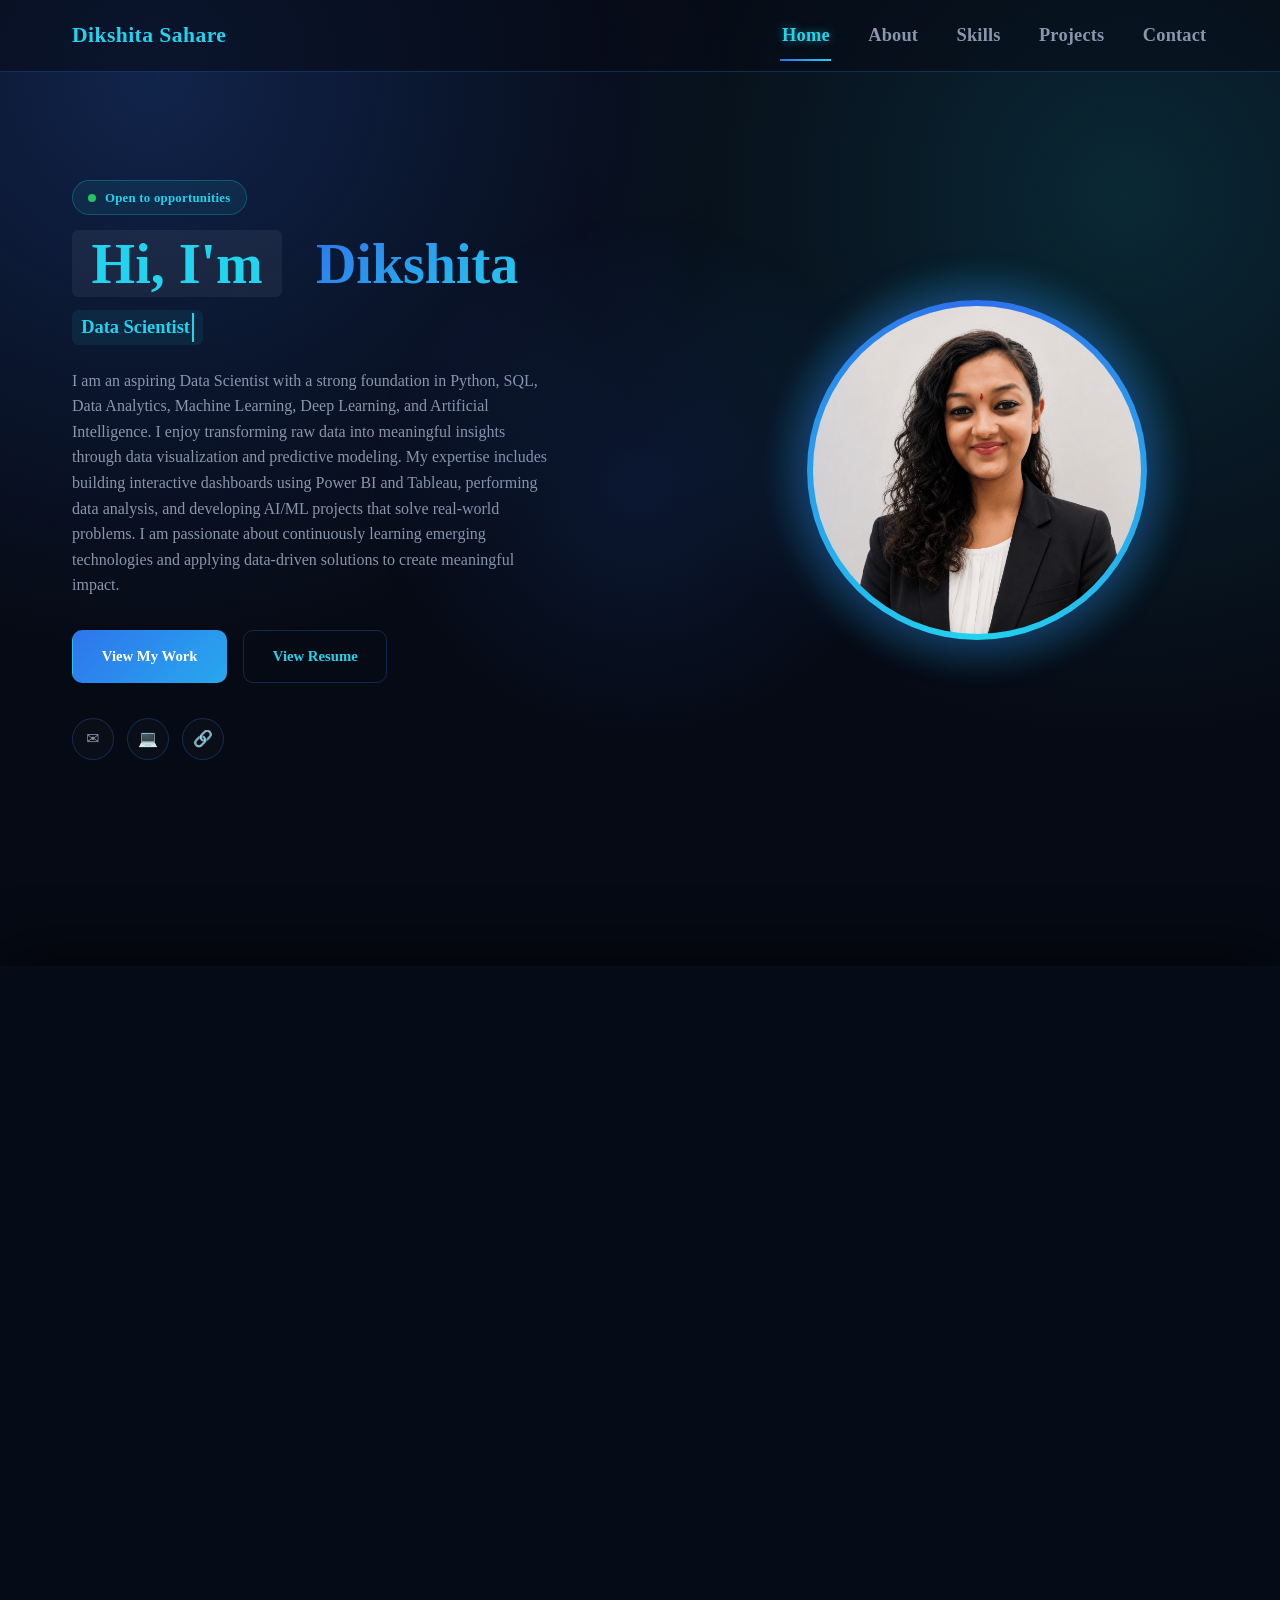
<file: Portfolio/index.html>
<!DOCTYPE html>
<html lang="en">

<head>
    <meta charset="UTF-8">
    <meta name="viewport" content="width=device-width, initial-scale=1.0">
    <title>Dikshita Sahare | Data Scientist & AI/ML Engineer</title>
    <link rel="preconnect" href="https://fonts.googleapis.com">
    <link rel="preconnect" href="https://fonts.gstatic.com" crossorigin>
    <link href="https://fonts.googleapis.com/css2?family=Poppins:wght@400;500;600;700;800&family=Inter:wght@400;500;600;700&display=swap" rel="stylesheet">
    <link rel="stylesheet" href="style.css">
    <style>
      /* Ensure the hero photo is perfectly centered inside the ring */
      .hero-visual{
        width:100%;
      }
      .photo-ring-wrap{
        display:flex;
        align-items:center;
        justify-content:center;
        width:100%;
      }
      .photo-ring-inner img{
        width:100%;
        height:100%;
        object-fit:cover;
        object-position:center center;
      }
    </style>
    <style>
      /* Overlay that slides the next page up over this one as you keep scrolling */
      .next-page-overlay{
        position:fixed;
        top:0; left:0;
        width:100%; height:100%;
        transform:translateY(100%);
        z-index:9999;
        box-shadow:0 -20px 50px rgba(0,0,0,0.45);
        pointer-events:none;
        background:#060b18;
      }
      .next-page-overlay iframe{
        width:100%; height:100%;
        border:none;
        display:block;
      }
    </style>
</head>

<body>

    <!-- Cursor spotlight glow -->
    <div class="spotlight-cursor" id="spotlightCursor"></div>

    <!-- Navigation -->
    <nav class="topnav">
        <div class="nav-inner">

            <div class="logo">
                Dikshita Sahare<span></span>
            </div>

            <button class="nav-toggle" id="navToggle" aria-label="Menu">
                <span></span>
                <span></span>
                <span></span>
            </button>

            <div class="nav-links" id="navLinks">
                <a href="index.html" class="active">Home</a>
                <a href="about.html">About</a>
                <a href="skills.html">Skills</a>
                <a href="projects.html">Projects</a>
                <a href="contact.html">Contact</a>
            </div>

        </div>
    </nav>

    <!-- Hero Section -->
    <div class="page">

        <section class="hero-split">

            <!-- Left Section -->
            <div class="hero-text">

                <div class="status-badge">
                    <span class="status-dot"></span>
                    Open to opportunities
                </div>

                <h1>
                    <span class="hl">Hi, I'm</span>
                    <span class="hl grad">Dikshita</span>
                </h1>

                <div class="role">
                    <span class="role-type" id="roleType"></span>
                </div>

                <p class="tag">
                    I am an aspiring Data Scientist with a strong foundation in Python, SQL, Data Analytics, Machine Learning, Deep Learning, and Artificial Intelligence. I enjoy transforming raw data into meaningful insights through data visualization and predictive modeling. My expertise includes building interactive dashboards using Power BI and Tableau, performing data analysis, and developing AI/ML projects that solve real-world problems. I am passionate about continuously learning emerging technologies and applying data-driven solutions to create meaningful impact.
                </p>

                               <div class="hero-btns">

                    <a href="projects.html" class="btn btn-primary btn-magnetic">
                        View My Work
                    </a>

                    <a href="assets/resume/Dikshita_Sahare_Resume.pdf"
                        class="btn btn-ghost btn-magnetic"
                        target="_blank"
                        rel="noopener">
                        View Resume
                    </a>

                </div>

                <div class="mini-terminal">
                    <div class="terminal-dots"><span></span><span></span><span></span></div>
                    <div class="terminal-body" id="terminalBody"></div>
                </div>

                <div class="social-row">

                    <a href="mailto:dikshitasahare@email.com" title="Email">
                        ✉️
                    </a>

                    <a href="https://github.com/dikshitasahare"
                        target="_blank"
                        rel="noopener"
                        title="GitHub">
                        💻
                    </a>

                    <a href="https://www.linkedin.com/in/dikshitasahare/"
                        target="_blank"
                        rel="noopener"
                        title="LinkedIn">
                        🔗
                    </a>

                </div>

            </div>

            <!-- Right Section -->
            <div class="hero-visual">

                <div class="photo-ring-wrap">
                    <div class="photo-ring">
                        <div class="photo-ring-inner">
                            <img src="pro-compresso.png" alt="Dikshita Sahare">
                        </div>
                    </div>
                </div>

            </div>

        </section>

    </div>

    <!-- Footer -->
    <footer>
    </footer>

    <!-- Overlay that reveals the next page as the user keeps scrolling past the bottom -->
    <div class="next-page-overlay" id="nextPageOverlay">
      <iframe id="nextPageFrame" src="about:blank" loading="lazy"></iframe>
    </div>

    <!-- Scripts -->
    <script>
        // Mobile nav toggle
        const toggle = document.getElementById("navToggle");
        const links = document.getElementById("navLinks");

        toggle.addEventListener("click", () => {
            links.classList.toggle("open");
            toggle.classList.toggle("open");
        });

        // Cursor spotlight glow
        const spotlight = document.getElementById('spotlightCursor');
        document.addEventListener('mousemove', (e) => {
            spotlight.style.setProperty('--x', e.clientX + 'px');
            spotlight.style.setProperty('--y', e.clientY + 'px');
        });

        // Magnetic buttons
        document.querySelectorAll('.btn-magnetic').forEach(btn => {
            btn.addEventListener('mousemove', (e) => {
                const rect = btn.getBoundingClientRect();
                const x = e.clientX - rect.left - rect.width / 2;
                const y = e.clientY - rect.top - rect.height / 2;
                btn.style.transform = `translate(${x * 0.15}px, ${y * 0.3}px)`;
            });
            btn.addEventListener('mouseleave', () => {
                btn.style.transform = 'translate(0, 0)';
            });
        });

        // Typewriter role-switcher
        const roles = ["Data Scientist", "AI/ML Engineer", "Python Developer", "Deep Learning Enthusiast"];
        const roleEl = document.getElementById('roleType');
        let roleIndex = 0, charIndex = 0, deleting = false;

        function typeRole() {
            const current = roles[roleIndex];
            if (!deleting) {
                roleEl.textContent = current.slice(0, charIndex + 1);
                charIndex++;
                if (charIndex === current.length) {
                    deleting = true;
                    setTimeout(typeRole, 1400);
                    return;
                }
            } else {
                roleEl.textContent = current.slice(0, charIndex - 1);
                charIndex--;
                if (charIndex === 0) {
                    deleting = false;
                    roleIndex = (roleIndex + 1) % roles.length;
                }
            }
            setTimeout(typeRole, deleting ? 45 : 90);
        }
        typeRole();
    </script>

    <!-- Progressive scroll-to-next-page transition -->
    <script>
    (function(){
      const nextPage = 'about.html'; // Home ke baad About page
      const overlay = document.getElementById('nextPageOverlay');
      const frame = document.getElementById('nextPageFrame');
      let frameLoaded = false;
      let progress = 0;      // 0 = hidden, 1 = fully covering
      let navigating = false;
      let settleTimer = null;

      function isAtBottom(){
        return (window.innerHeight + window.scrollY) >= document.documentElement.scrollHeight - 2;
      }

      function ensureFrameLoaded(){
        if (!frameLoaded){
          frame.src = nextPage;
          frameLoaded = true;
        }
      }

      function render(withTransition){
        overlay.style.transition = withTransition ? 'transform .35s ease' : 'none';
        overlay.style.transform = `translateY(${(1 - progress) * 100}%)`;
        overlay.style.pointerEvents = progress > 0 ? 'auto' : 'none';
      }

      function setProgress(p, withTransition){
        progress = Math.max(0, Math.min(1, p));
        render(withTransition);
      }

      function settle(){
        if (navigating) return;
        if (progress > 0.35){
          navigating = true;
          setProgress(1, true);
          setTimeout(() => { window.location.href = nextPage; }, 320);
        } else {
          setProgress(0, true);
        }
      }

      function queueSettle(){
        clearTimeout(settleTimer);
        settleTimer = setTimeout(settle, 140);
      }

      // Desktop mouse wheel: only engages once you're at the very bottom
      window.addEventListener('wheel', (e) => {
        if (navigating) return;
        if (isAtBottom() && e.deltaY > 0){
          ensureFrameLoaded();
          setProgress(progress + e.deltaY / window.innerHeight, false);
          queueSettle();
        } else if (progress > 0 && e.deltaY < 0){
          setProgress(progress + e.deltaY / window.innerHeight, false);
          queueSettle();
        }
      }, { passive: true });

      // Mobile swipe: drag the next page up in real time
      let touchStartY = 0;
      let engagedAtStart = false;

      window.addEventListener('touchstart', (e) => {
        touchStartY = e.touches[0].clientY;
        engagedAtStart = isAtBottom();
      }, { passive: true });

      window.addEventListener('touchmove', (e) => {
        if (navigating) return;
        if (!engagedAtStart && progress === 0) return;
        const delta = touchStartY - e.touches[0].clientY;
        if (delta > 0) ensureFrameLoaded();
        setProgress(delta / window.innerHeight, false);
      }, { passive: true });

      window.addEventListener('touchend', () => {
        settle();
        engagedAtStart = false;
      });
    })();
    </script>

</body>

</html>
</file>
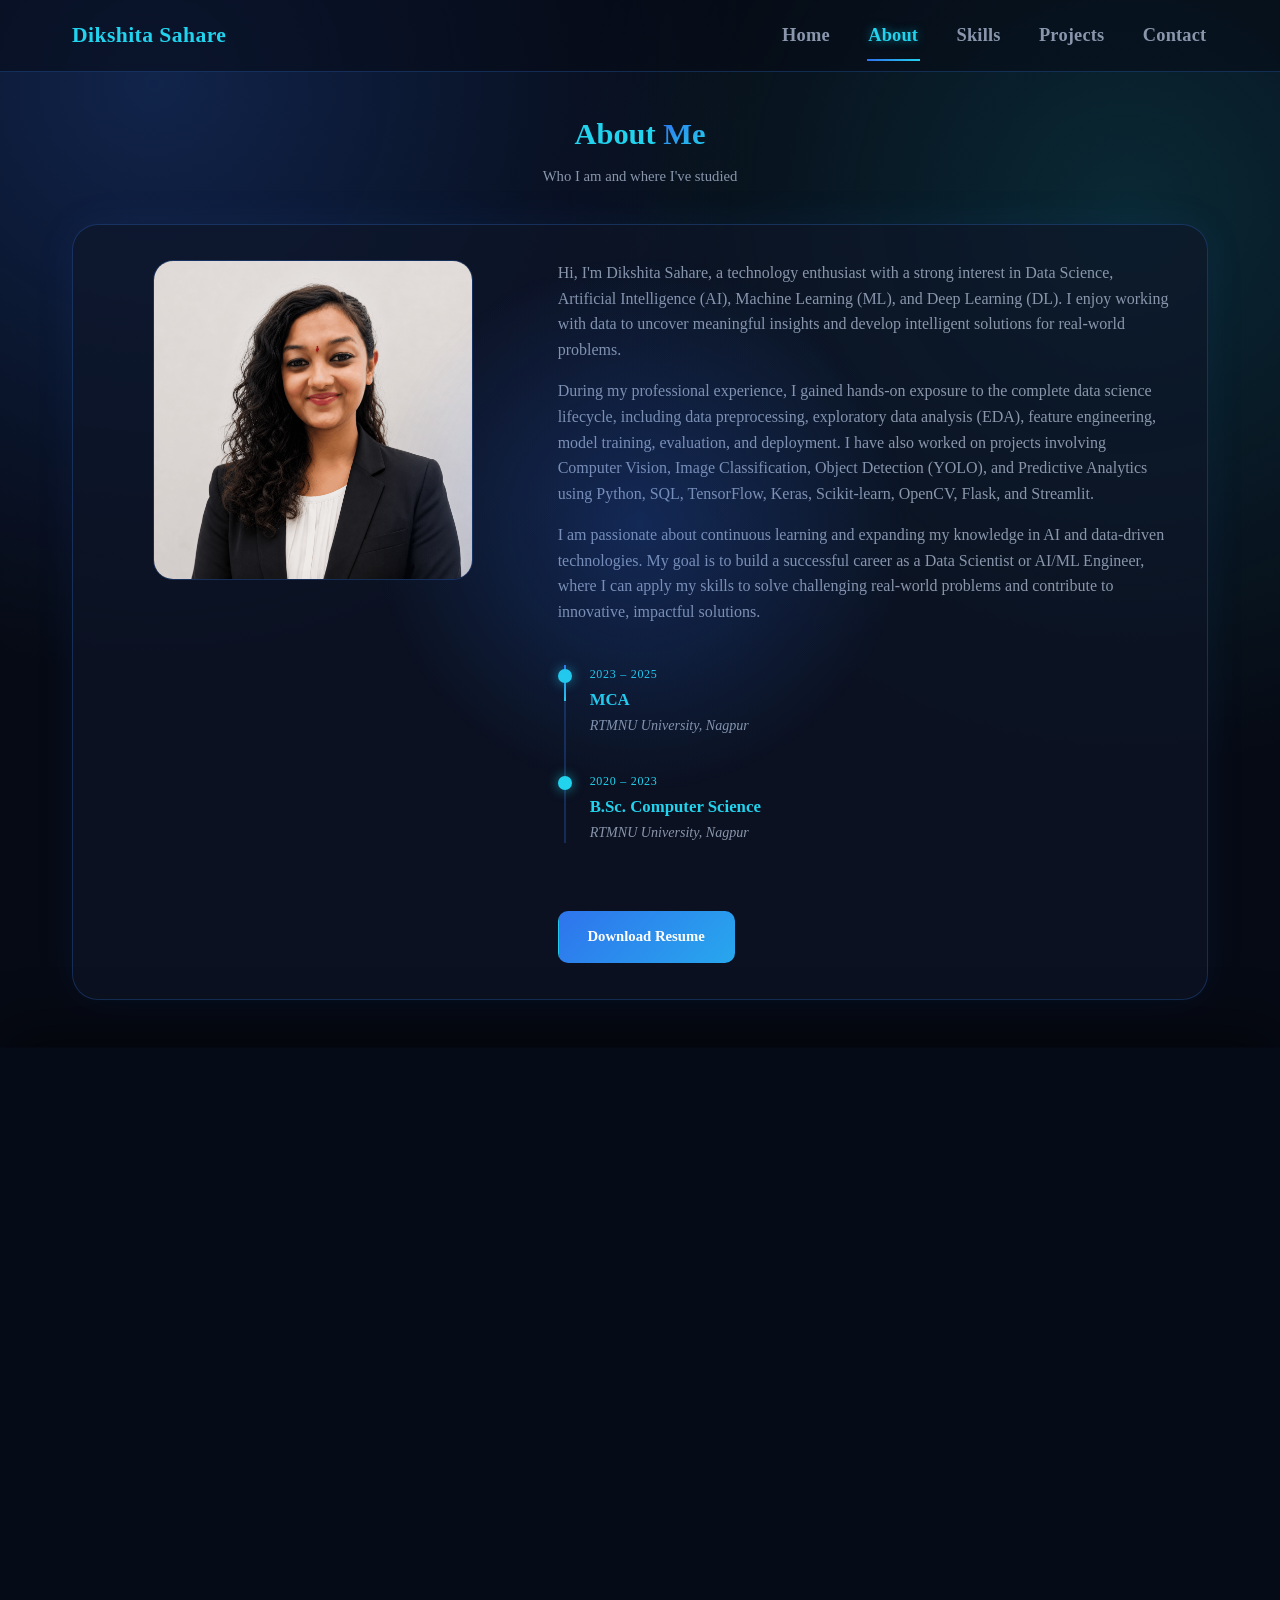
<file: Portfolio/about.html>
<!DOCTYPE html>
<html lang="en">
<head>
<meta charset="UTF-8">
<meta name="viewport" content="width=device-width, initial-scale=1.0">
<title>About — Dikshita Sahare</title>
<link rel="stylesheet" href="style.css">
<style>
  /* Center the photo card within its grid column */
  .about-grid{
    align-items:start;
  }
  .about-photo-col{
    display:flex;
    justify-content:center;
    align-items:flex-start;
  }
  .flip-card{
    perspective:1200px;
  }
  .flip-inner{
    will-change:transform;
  }
  /* Glow that follows the cursor over the photo card */
  .flip-card{
    position:relative;
  }
  .flip-card::before{
    content:'';
    position:absolute;
    inset:-2px;
    border-radius:22px;
    background:radial-gradient(220px circle at var(--mx,50%) var(--my,50%), rgba(34,211,238,0.35), transparent 60%);
    opacity:0;
    transition:opacity .3s ease;
    pointer-events:none;
    z-index:2;
  }
  .flip-card:hover::before{
    opacity:1;
  }

  /* Overlay that slides the next page up over this one as you keep scrolling */
  .next-page-overlay{
    position:fixed;
    top:0; left:0;
    width:100%; height:100%;
    transform:translateY(100%);
    z-index:9999;
    box-shadow:0 -20px 50px rgba(0,0,0,0.45);
    pointer-events:none;
    background:#060b18;
  }
  .next-page-overlay iframe{
    width:100%; height:100%;
    border:none;
    display:block;
  }
</style>
</head>
<body>

  <div class="scroll-progress" id="scrollProgress"></div>
<div class="spotlight-cursor"></div>

<div class="scroll-progress" id="scrollProgress"></div>
<div class="spotlight-cursor" id="spotlightCursor"></div>

<nav class="topnav">
  <div class="nav-inner">
    <div class="logo">Dikshita Sahare<span></span></div>
  
    <button class="nav-toggle" id="navToggle" aria-label="Menu"><span></span><span></span><span></span></button>
    <div class="nav-links" id="navLinks">
      <a href="index.html">Home</a>
      <a href="about.html" class="active">About</a>
      <a href="skills.html">Skills</a>
      <a href="projects.html">Projects</a>
      <a href="contact.html">Contact</a>
    </div>
  </div>
</nav>

<div class="page">
  <div class="head"><h2>About <span>Me</span></h2><p>Who I am and where I've studied</p></div>

  <section class="glow-card about-grid">
    <div class="about-photo-col">
      <div class="flip-card" id="flipCard">
        <div class="flip-inner">
          <div class="flip-front">
            <img src="pro-compresso.png" alt="Dikshita Sahare">
          </div>
          <div class="flip-back">
            <h4>Quick facts</h4>
            <p>📍 Based in Nagpur, Maharashtra</p>
            <p>🎓 MCA, RTMNU University</p>
            <p>💻 Loves building end-to-end ML pipelines</p>
            <p>📊 Passionate about Data Science & AI/ML</p>
          </div>
        </div>
      </div>
    </div>

    <div class="about-text">
      <p>Hi, I'm Dikshita Sahare, a technology enthusiast with a strong interest in Data Science, Artificial Intelligence (AI), Machine Learning (ML), and Deep Learning (DL). I enjoy working with data to uncover meaningful insights and develop intelligent solutions for real-world problems.</p>
      <p>During my professional experience, I gained hands-on exposure to the complete data science lifecycle, including data preprocessing, exploratory data analysis (EDA), feature engineering, model training, evaluation, and deployment. I have also worked on projects involving Computer Vision, Image Classification, Object Detection (YOLO), and Predictive Analytics using Python, SQL, TensorFlow, Keras, Scikit-learn, OpenCV, Flask, and Streamlit.</p>
      <p>I am passionate about continuous learning and expanding my knowledge in AI and data-driven technologies. My goal is to build a successful career as a Data Scientist or AI/ML Engineer, where I can apply my skills to solve challenging real-world problems and contribute to innovative, impactful solutions.</p>

      <div class="about-section-gap">
        <div class="timeline" id="timeline">
          <div class="timeline-fill" id="timelineFill"></div>

          <div class="timeline-item">
            <span class="timeline-dot"></span>
            <div class="timeline-year">2023 – 2025</div>
            <div class="timeline-title">MCA</div>
            <div class="timeline-sub">RTMNU University, Nagpur</div>
          </div>

          <div class="timeline-item">
            <span class="timeline-dot"></span>
            <div class="timeline-year">2020 – 2023</div>
            <div class="timeline-title">B.Sc. Computer Science</div>
            <div class="timeline-sub">RTMNU University, Nagpur</div>
          </div>
        </div>

        <a href="assets/resume/Dikshita_Sahare_Resume.pdf" class="btn btn-primary btn-pulse" target="_blank" rel="noopener" style="margin-top:2rem; display:inline-flex;">
          Download Resume
        </a>
      </div>
    </div>
  </section>
</div>

<button class="back-to-top" id="backToTop" title="Back to top">↑</button>

<!-- Overlay that reveals the next page as the user keeps scrolling past the bottom -->
<div class="next-page-overlay" id="nextPageOverlay">
  <iframe id="nextPageFrame" src="about:blank" loading="lazy"></iframe>
</div>

<script>
  const toggle = document.getElementById('navToggle');
  const links = document.getElementById('navLinks');
  toggle.addEventListener('click', () => {
    links.classList.toggle('open');
    toggle.classList.toggle('open');
  });

  // Timeline scroll animation
  const timelineItems = document.querySelectorAll('.timeline-item');
  const timelineFill = document.getElementById('timelineFill');

  function updateTimeline() {
    let lastVisibleIndex = -1;

    timelineItems.forEach((item, i) => {
      const rect = item.getBoundingClientRect();
      if (rect.top < window.innerHeight * 0.85) {
        item.classList.add('in-view');
        lastVisibleIndex = i;
      }
    });

    if (lastVisibleIndex >= 0 && timelineItems.length > 0) {
      const lastItem = timelineItems[lastVisibleIndex];
      const timelineRect = document.getElementById('timeline').getBoundingClientRect();
      const itemRect = lastItem.getBoundingClientRect();
      const fillHeight = (itemRect.top + itemRect.height / 2) - timelineRect.top;
      timelineFill.style.height = Math.max(0, fillHeight) + 'px';
    }
  }

  window.addEventListener('scroll', updateTimeline);
  window.addEventListener('load', updateTimeline);
  window.addEventListener('resize', updateTimeline);

  // Scroll progress bar
  const scrollProgress = document.getElementById('scrollProgress');
  function updateScrollProgress() {
    const scrollTop = window.scrollY;
    const docHeight = document.documentElement.scrollHeight - window.innerHeight;
    const pct = docHeight > 0 ? (scrollTop / docHeight) * 100 : 0;
    scrollProgress.style.width = pct + '%';
  }
  window.addEventListener('scroll', updateScrollProgress);
  window.addEventListener('load', updateScrollProgress);

  // Back to top button
  const backToTop = document.getElementById('backToTop');
  window.addEventListener('scroll', () => {
    backToTop.classList.toggle('show', window.scrollY > 400);
  });
  backToTop.addEventListener('click', () => {
    window.scrollTo({ top: 0, behavior: 'smooth' });
  });

  // Theme toggle
  const themeToggle = document.getElementById('themeToggle');
  themeToggle.addEventListener('click', () => {
    document.body.classList.toggle('light-mode');
    themeToggle.textContent = document.body.classList.contains('light-mode') ? '☀️' : '🌙';
  });

  // Cursor spotlight glow
  const spotlight = document.getElementById('spotlightCursor');
  document.addEventListener('mousemove', (e) => {
    spotlight.style.setProperty('--x', e.clientX + 'px');
    spotlight.style.setProperty('--y', e.clientY + 'px');
  });

  // 3D tilt + glow-follow on the photo flip card
  const flipCard = document.getElementById('flipCard');
  flipCard.addEventListener('mousemove', (e) => {
    const rect = flipCard.getBoundingClientRect();
    const x = e.clientX - rect.left;
    const y = e.clientY - rect.top;

    // glow position
    flipCard.style.setProperty('--mx', x + 'px');
    flipCard.style.setProperty('--my', y + 'px');

    // subtle 3D tilt
    const centerX = rect.width / 2;
    const centerY = rect.height / 2;
    const rotateY = ((x - centerX) / centerX) * 8;
    const rotateX = -((y - centerY) / centerY) * 8;
    flipCard.style.setProperty('--tiltX', rotateX + 'deg');
    flipCard.style.setProperty('--tiltY', rotateY + 'deg');
    flipCard.querySelector('.flip-inner').style.transform =
      flipCard.matches(':hover') && !flipCard.classList.contains('flipped')
        ? `rotateX(${rotateX}deg) rotateY(${rotateY}deg)`
        : '';
  });
  flipCard.addEventListener('mouseleave', () => {
    flipCard.querySelector('.flip-inner').style.transform = '';
  });
</script>

<!-- Progressive scroll-to-next-page transition -->
<script>
(function(){
  const nextPage = 'skills.html'; // About ke baad Skills page
  const overlay = document.getElementById('nextPageOverlay');
  const frame = document.getElementById('nextPageFrame');
  let frameLoaded = false;
  let progress = 0;
  let navigating = false;
  let settleTimer = null;

  function isAtBottom(){
    return (window.innerHeight + window.scrollY) >= document.documentElement.scrollHeight - 2;
  }

  function ensureFrameLoaded(){
    if (!frameLoaded){
      frame.src = nextPage;
      frameLoaded = true;
    }
  }

  function render(withTransition){
    overlay.style.transition = withTransition ? 'transform .35s ease' : 'none';
    overlay.style.transform = `translateY(${(1 - progress) * 100}%)`;
    overlay.style.pointerEvents = progress > 0 ? 'auto' : 'none';
  }

  function setProgress(p, withTransition){
    progress = Math.max(0, Math.min(1, p));
    render(withTransition);
  }

  function settle(){
    if (navigating) return;
    if (progress > 0.35){
      navigating = true;
      setProgress(1, true);
      setTimeout(() => { window.location.href = nextPage; }, 320);
    } else {
      setProgress(0, true);
    }
  }

  function queueSettle(){
    clearTimeout(settleTimer);
    settleTimer = setTimeout(settle, 140);
  }

  window.addEventListener('wheel', (e) => {
    if (navigating) return;
    if (isAtBottom() && e.deltaY > 0){
      ensureFrameLoaded();
      setProgress(progress + e.deltaY / window.innerHeight, false);
      queueSettle();
    } else if (progress > 0 && e.deltaY < 0){
      setProgress(progress + e.deltaY / window.innerHeight, false);
      queueSettle();
    }
  }, { passive: true });

  let touchStartY = 0;
  let engagedAtStart = false;

  window.addEventListener('touchstart', (e) => {
    touchStartY = e.touches[0].clientY;
    engagedAtStart = isAtBottom();
  }, { passive: true });

  window.addEventListener('touchmove', (e) => {
    if (navigating) return;
    if (!engagedAtStart && progress === 0) return;
    const delta = touchStartY - e.touches[0].clientY;
    if (delta > 0) ensureFrameLoaded();
    setProgress(delta / window.innerHeight, false);
  }, { passive: true });

  window.addEventListener('touchend', () => {
    settle();
    engagedAtStart = false;
  });
})();
</script>

<script src="common.js"></script>
</body>

</html>
</file>
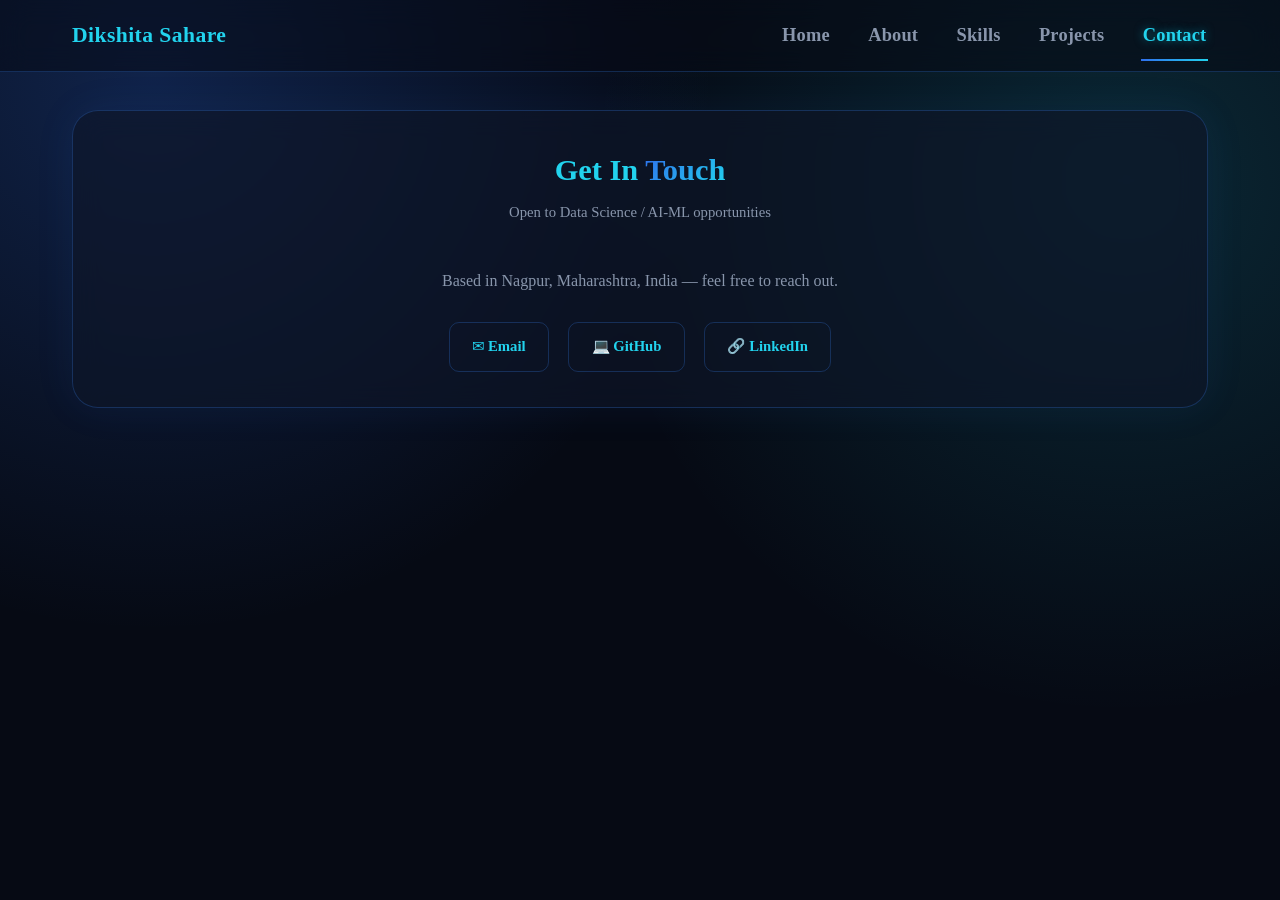
<file: Portfolio/contact.html>
<!DOCTYPE html>
<html lang="en">
<head>
<meta charset="UTF-8">
<meta name="viewport" content="width=device-width, initial-scale=1.0">
<title>Contact — Dikshita Sahare</title>
<link rel="stylesheet" href="style.css">
</head>
<body>

<nav class="topnav">
  <div class="nav-inner">
    <div class="logo">Dikshita Sahare<span></span></div>
    <button class="nav-toggle" id="navToggle" aria-label="Menu"><span></span><span></span><span></span></button>
    <div class="nav-links" id="navLinks">
      <a href="index.html">Home</a>
      <a href="about.html">About</a>
      <a href="skills.html">Skills</a>
      <a href="projects.html">Projects</a>
      <a href="contact.html" class="active">Contact</a>
    </div>
  </div>
</nav>

<div class="page">
  <section class="glow-card contact-box">
    <div class="head"><h2>Get In <span>Touch</span></h2><p>Open to Data Science / AI-ML opportunities</p></div>
    <p class="contact-sub">Based in Nagpur, Maharashtra, India — feel free to reach out.</p>
    <div class="contact-links">
      <a href="mailto:dikshita@email.com">&#9993; Email</a>
      <a href="https://github.com/dikshitasahare" target="_blank" rel="noopener">&#128187; GitHub</a>
      <a href="https://www.linkedin.com/in/dikshitasahare/" target="_blank" rel="noopener">&#128279; LinkedIn</a>
    </div>
  </section>
</div>



<script>
  const toggle = document.getElementById('navToggle');
  const links = document.getElementById('navLinks');
  toggle.addEventListener('click', () => links.classList.toggle('open'));
</script>
</body>
</html>
</file>
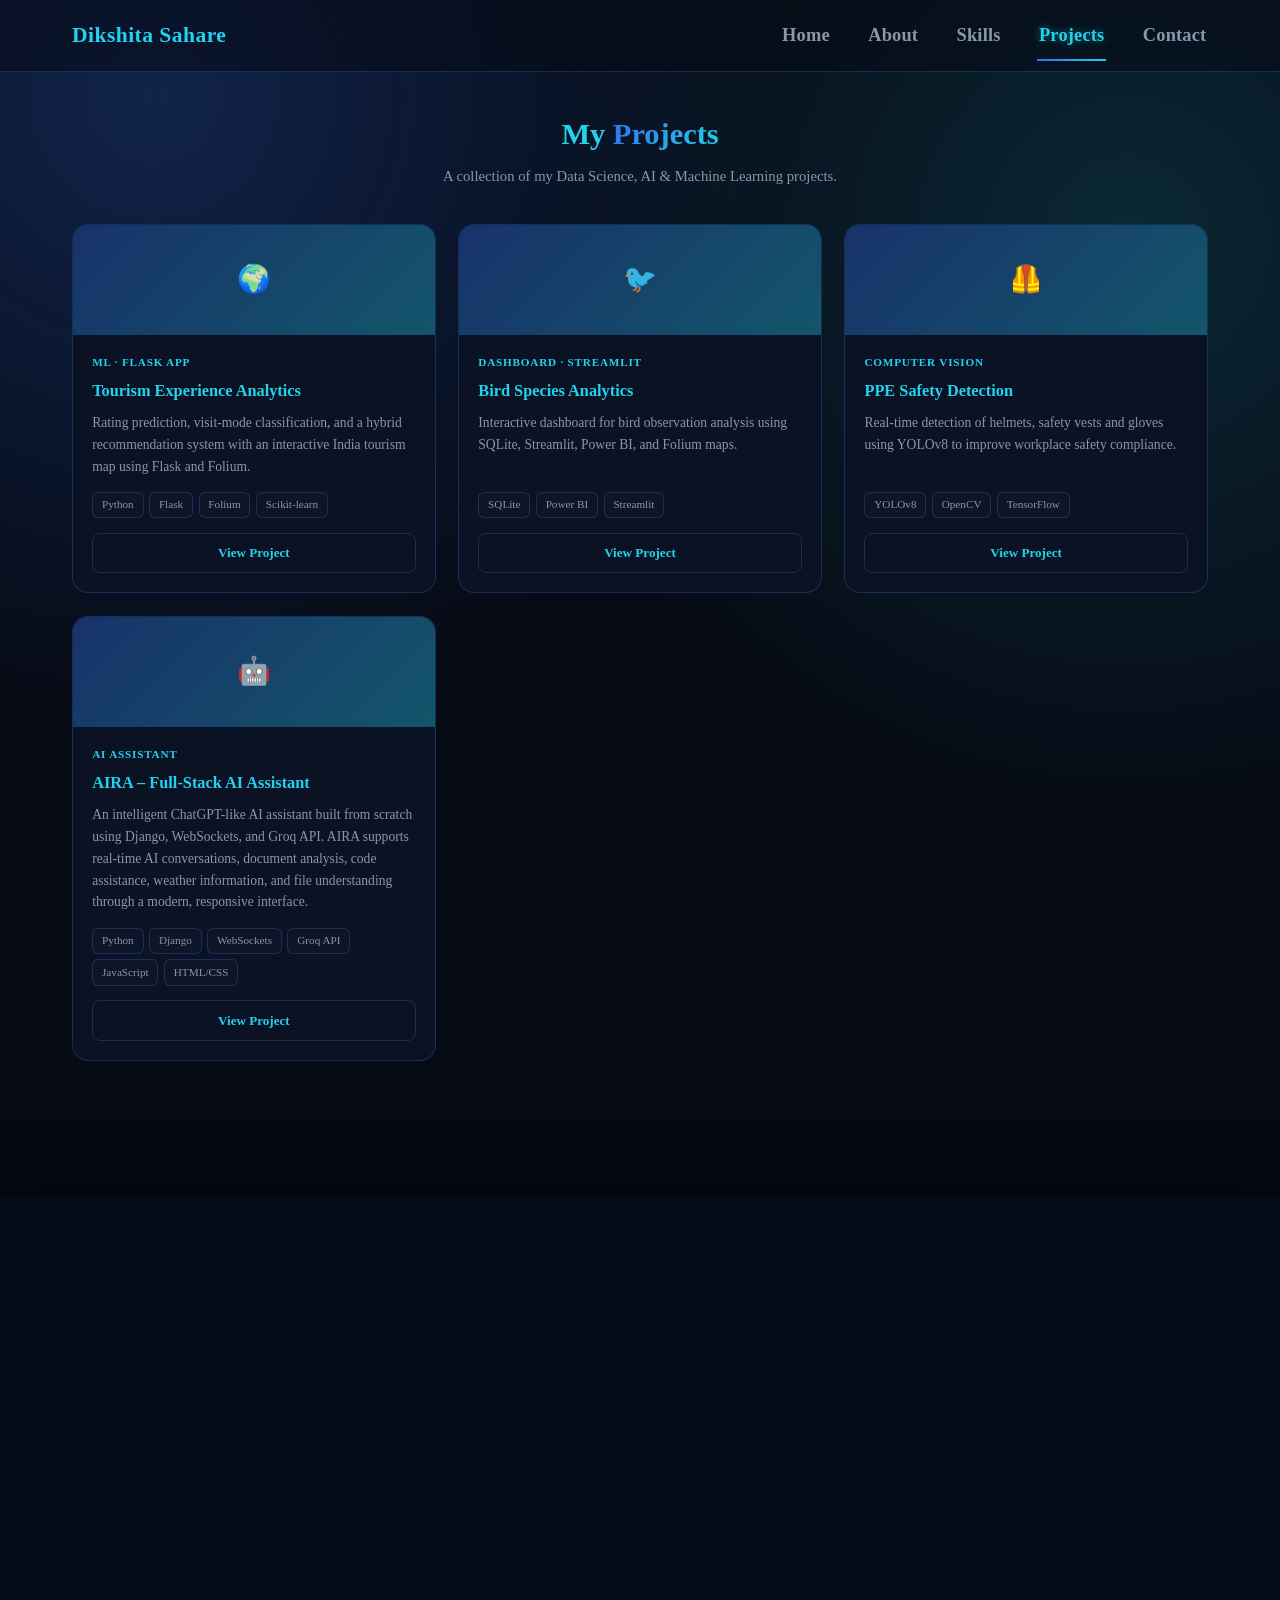
<file: Portfolio/projects.html>
<!DOCTYPE html>
<html lang="en">

<head>
    <meta charset="UTF-8">
    <meta name="viewport" content="width=device-width, initial-scale=1.0">
    <title>Projects — Dikshita Sahare</title>
    <link rel="stylesheet" href="style.css">
    <style>
      /* Overlay that slides the next page up over this one as you keep scrolling */
      .next-page-overlay{
        position:fixed;
        top:0; left:0;
        width:100%; height:100%;
        transform:translateY(100%);
        z-index:9999;
        box-shadow:0 -20px 50px rgba(0,0,0,0.45);
        pointer-events:none;
        background:#060b18;
      }
      .next-page-overlay iframe{
        width:100%; height:100%;
        border:none;
        display:block;
      }
    </style>
</head>

<body>

    <div class="scroll-progress" id="scrollProgress"></div>

    <!-- Navigation -->
    <nav class="topnav">
        <div class="nav-inner">

            <div class="logo">
                Dikshita Sahare <span></span>
            </div>

            

            <button class="nav-toggle" id="navToggle" aria-label="Menu">
                <span></span>
                <span></span>
                <span></span>
            </button>

            <div class="nav-links" id="navLinks">
                <a href="index.html">Home</a>
                <a href="about.html">About</a>
                <a href="skills.html">Skills</a>
                <a href="projects.html" class="active">Projects</a>
                <a href="contact.html">Contact</a>
            </div>

        </div>
    </nav>

    <!-- Projects -->
    <div class="page">

        <div class="head">
            <h2>My <span>Projects</span></h2>
            <p>A collection of my Data Science, AI & Machine Learning projects.</p>
        </div>

     
        <section class="projects-grid">

            <!-- Project 1 -->
            <div class="card show" data-tags="python flask">

                <div class="card-banner">🌍</div>

                <div class="card-body">

                    <div class="card-tag">
                        ML · Flask App
                    </div>

                    <h3>Tourism Experience Analytics</h3>

                    <p>
                        Rating prediction, visit-mode classification, and a hybrid
                        recommendation system with an interactive India tourism map
                        using Flask and Folium.
                    </p>

                    <div class="pills">
                        <span class="pill">Python</span>
                        <span class="pill">Flask</span>
                        <span class="pill">Folium</span>
                        <span class="pill">Scikit-learn</span>
                    </div>

                    <div class="card-links">
                        <a href="https://github.com/dikshitasahare/Tourism-Experience-Analytics" target="_blank" rel="noopener" class="code-link">View Project</a>
                    </div>

                </div>

            </div>

            <!-- Project 2 -->
            <div class="card show" data-tags="python streamlit">

                <div class="card-banner">🐦</div>

                <div class="card-body">

                    <div class="card-tag">
                        Dashboard · Streamlit
                    </div>

                    <h3>Bird Species Analytics</h3>

                    <p>
                        Interactive dashboard for bird observation analysis using
                        SQLite, Streamlit, Power BI, and Folium maps.
                    </p>

                    <div class="pills">
                        <span class="pill">SQLite</span>
                        <span class="pill">Power BI</span>
                        <span class="pill">Streamlit</span>
                    </div>

                    <div class="card-links">
                        <a href="https://github.com/dikshitasahare/Bird-Species-Observation-Analysis" target="_blank" rel="noopener" class="code-link">View Project</a>
                    </div>

                </div>

            </div>

            <!-- Project 3 -->
            <div class="card show" data-tags="python deeplearning">

                <div class="card-banner">🦺</div>

                <div class="card-body">

                    <div class="card-tag">
                        Computer Vision
                    </div>

                    <h3>PPE Safety Detection</h3>

                    <p>
                        Real-time detection of helmets, safety vests and gloves
                        using YOLOv8 to improve workplace safety compliance.
                    </p>

                    <div class="pills">
                        <span class="pill">YOLOv8</span>
                        <span class="pill">OpenCV</span>
                        <span class="pill">TensorFlow</span>
                    </div>

                    <div class="card-links">
                        <a href="https://github.com/dikshitasahare/Safety-Equipment-Detection" target="_blank" rel="noopener" class="code-link">View Project</a>
                    </div>

                </div>

            </div>

            <!-- Project 4 -->
<div class="card show" data-tags="python django ai fullstack">

    <div class="card-banner">🤖</div>

    <div class="card-body">

        <div class="card-tag">
            AI Assistant
        </div>

        <h3>AIRA – Full-Stack AI Assistant</h3>

        <p>
            An intelligent ChatGPT-like AI assistant built from scratch using Django,
            WebSockets, and Groq API. AIRA supports real-time AI conversations,
            document analysis, code assistance, weather information, and file
            understanding through a modern, responsive interface.
        </p>

        <div class="pills">
            <span class="pill">Python</span>
            <span class="pill">Django</span>
            <span class="pill">WebSockets</span>
            <span class="pill">Groq API</span>
            <span class="pill">JavaScript</span>
            <span class="pill">HTML/CSS</span>
        </div>

        <div class="card-links">
            <a href="https://github.com/dikshitasahare/Aira"
               target="_blank"
               rel="noopener"
               class="code-link">
                View Project
            </a>
        </div>

    </div>

</div>

                </div>

            </div>

        </section>

    </div>

    <!-- Footer -->
    <footer>

    </footer>

    <!-- Overlay that reveals the next page as the user keeps scrolling past the bottom -->
    <div class="next-page-overlay" id="nextPageOverlay">
      <iframe id="nextPageFrame" src="about:blank" loading="lazy"></iframe>
    </div>

    <!-- Mobile Menu -->
    <script>
        const toggle = document.getElementById("navToggle");
        const links = document.getElementById("navLinks");

        toggle.addEventListener("click", () => {
            links.classList.toggle("open");
            toggle.classList.toggle("open");
        });

        // Filtering
        const filterBtns = document.querySelectorAll('.filter-btn');
        const cards = document.querySelectorAll('.card');

        filterBtns.forEach(btn => {
            btn.addEventListener('click', () => {
                filterBtns.forEach(b => b.classList.remove('active'));
                btn.classList.add('active');
                const filter = btn.dataset.filter;

                cards.forEach(card => {
                    const tags = card.dataset.tags || '';
                    if (filter === 'all' || tags.includes(filter)) {
                        card.classList.add('show');
                    } else {
                        card.classList.remove('show');
                    }
                });
            });
        });

        // Scroll progress bar
        const scrollProgress = document.getElementById('scrollProgress');
        function updateScrollProgress() {
            const scrollTop = window.scrollY;
            const docHeight = document.documentElement.scrollHeight - window.innerHeight;
            const pct = docHeight > 0 ? (scrollTop / docHeight) * 100 : 0;
            scrollProgress.style.width = pct + '%';
        }
        window.addEventListener('scroll', updateScrollProgress);
        window.addEventListener('load', updateScrollProgress);

        // Theme toggle
        const themeToggle = document.getElementById('themeToggle');
        themeToggle.addEventListener('click', () => {
            document.body.classList.toggle('light-mode');
            themeToggle.textContent = document.body.classList.contains('light-mode') ? '☀️' : '🌙';
        });
    </script>

    <!-- Progressive scroll-to-next-page transition -->
    <script>
    (function(){
      const nextPage = 'contact.html'; // Projects ke baad Contact page
      const overlay = document.getElementById('nextPageOverlay');
      const frame = document.getElementById('nextPageFrame');
      let frameLoaded = false;
      let progress = 0;
      let navigating = false;
      let settleTimer = null;

      function isAtBottom(){
        return (window.innerHeight + window.scrollY) >= document.documentElement.scrollHeight - 2;
      }

      function ensureFrameLoaded(){
        if (!frameLoaded){
          frame.src = nextPage;
          frameLoaded = true;
        }
      }

      function render(withTransition){
        overlay.style.transition = withTransition ? 'transform .35s ease' : 'none';
        overlay.style.transform = `translateY(${(1 - progress) * 100}%)`;
        overlay.style.pointerEvents = progress > 0 ? 'auto' : 'none';
      }

      function setProgress(p, withTransition){
        progress = Math.max(0, Math.min(1, p));
        render(withTransition);
      }

      function settle(){
        if (navigating) return;
        if (progress > 0.35){
          navigating = true;
          setProgress(1, true);
          setTimeout(() => { window.location.href = nextPage; }, 320);
        } else {
          setProgress(0, true);
        }
      }

      function queueSettle(){
        clearTimeout(settleTimer);
        settleTimer = setTimeout(settle, 140);
      }

      window.addEventListener('wheel', (e) => {
        if (navigating) return;
        if (isAtBottom() && e.deltaY > 0){
          ensureFrameLoaded();
          setProgress(progress + e.deltaY / window.innerHeight, false);
          queueSettle();
        } else if (progress > 0 && e.deltaY < 0){
          setProgress(progress + e.deltaY / window.innerHeight, false);
          queueSettle();
        }
      }, { passive: true });

      let touchStartY = 0;
      let engagedAtStart = false;

      window.addEventListener('touchstart', (e) => {
        touchStartY = e.touches[0].clientY;
        engagedAtStart = isAtBottom();
      }, { passive: true });

      window.addEventListener('touchmove', (e) => {
        if (navigating) return;
        if (!engagedAtStart && progress === 0) return;
        const delta = touchStartY - e.touches[0].clientY;
        if (delta > 0) ensureFrameLoaded();
        setProgress(delta / window.innerHeight, false);
      }, { passive: true });

      window.addEventListener('touchend', () => {
        settle();
        engagedAtStart = false;
      });
    })();
    </script>

</body>

</html>
</file>
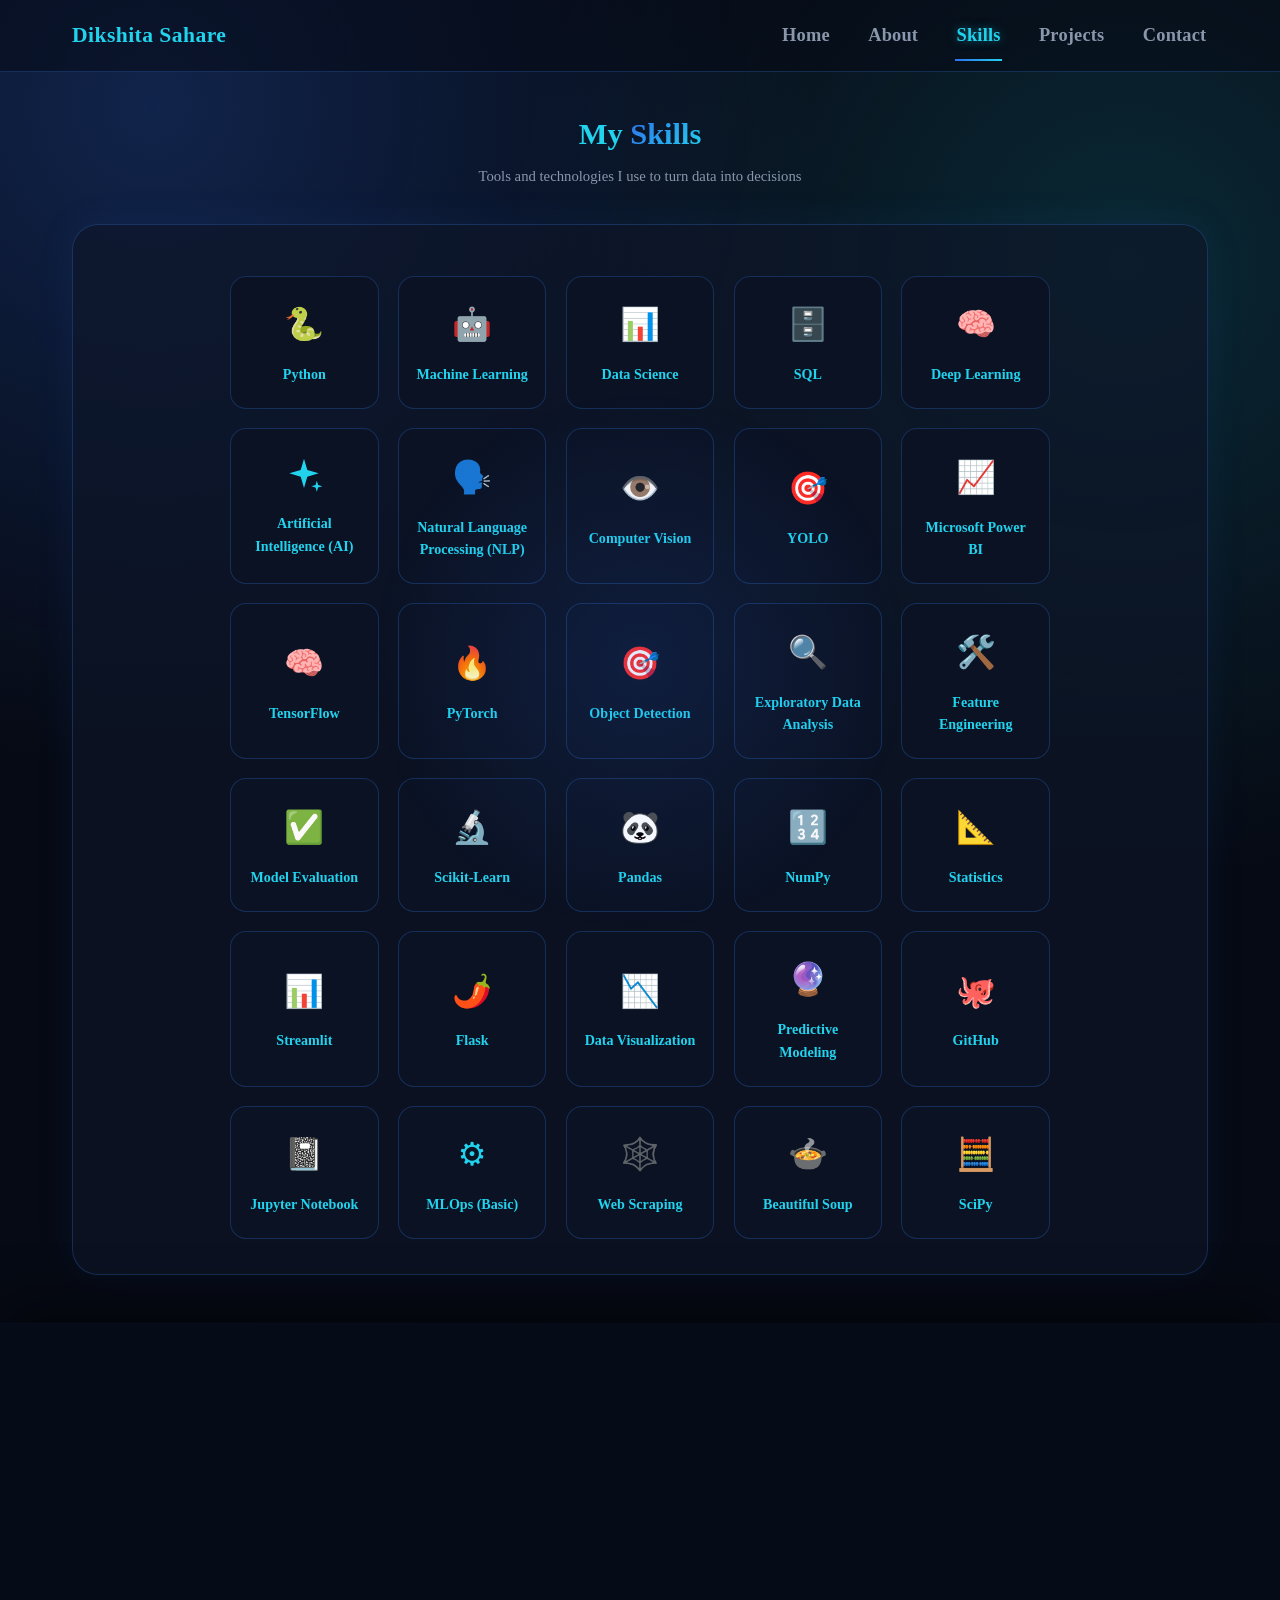
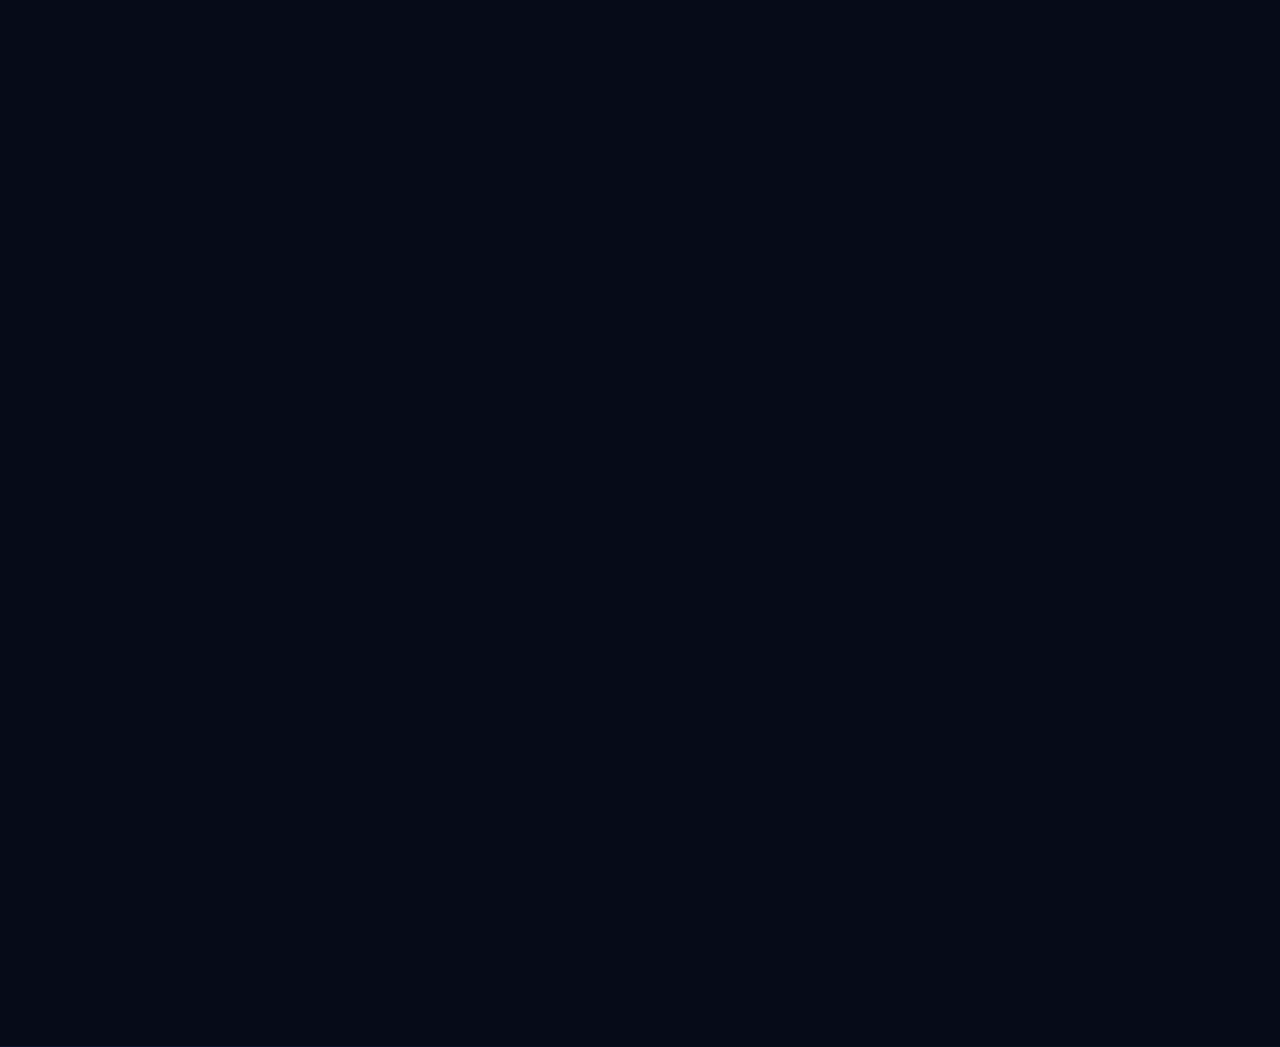
<file: Portfolio/skills.html>
<!DOCTYPE html>
<html lang="en">
<head>
<meta charset="UTF-8">
<meta name="viewport" content="width=device-width, initial-scale=1.0">
<title>Skills — Dikshita Sahare</title>
<link rel="stylesheet" href="style.css">
<style>
  /* Skill icon cards — move this into style.css if you'd like it centralized */
  .skills-inner{
    display:flex;
    flex-direction:column;
    align-items:center;
    text-align:center;
  }
  .skills-grid{
    display:grid;
    grid-template-columns:repeat(auto-fit, minmax(130px, 1fr));
    gap:1.2rem;
    margin-top:1rem;
    max-width:820px;
    width:100%;
    justify-items:center;
  }
  .skill-card{
    position:relative;
    background:#0b1224;
    border:1px solid var(--border);
    border-radius:16px;
    padding:1.4rem 1rem;
    width:100%;
    max-width:150px;
    display:flex;
    flex-direction:column;
    align-items:center;
    justify-content:center;
    gap:.8rem;
    text-align:center;
    cursor:pointer;
    overflow:hidden;
    isolation:isolate;
    opacity:0;
    transform:translateY(28px) scale(.94);
    transition:transform .3s var(--ease), border-color .3s var(--ease), box-shadow .3s var(--ease), opacity .6s ease, translate .6s ease;
  }
  .skill-card.in-view{
    opacity:1;
    transform:translateY(0) scale(1);
  }
  .skill-card:hover{
    transform:translateY(-4px) scale(1);
    border-color:var(--blue);
    box-shadow:0 12px 30px rgba(47,111,237,0.2);
  }
  /* Glow that follows the cursor across each skill card */
  .skill-card::after{
    content:'';
    position:absolute;
    inset:0;
    border-radius:16px;
    background:radial-gradient(160px circle at var(--mx,50%) var(--my,50%), rgba(34,211,238,0.28), transparent 65%);
    opacity:0;
    transition:opacity .3s ease;
    pointer-events:none;
    z-index:0;
  }
  .skill-card:hover::after{
    opacity:1;
  }
  .skill-card img{
    width:44px;
    height:44px;
    object-fit:contain;
    pointer-events:none;
    position:relative;
    z-index:1;
  }
  .skill-card span{
    font-size:.88rem;
    font-weight:600;
    color:var(--text);
    pointer-events:none;
    position:relative;
    z-index:1;
  }

  /* Click bounce */
  .skill-card.bounce{
    animation:skillBounce .5s var(--ease);
  }
  @keyframes skillBounce{
    0%{ transform:scale(1); }
    30%{ transform:scale(0.88); }
    55%{ transform:scale(1.08); }
    75%{ transform:scale(0.97); }
    100%{ transform:scale(1); }
  }

  /* Blue ripple burst from cursor point */
  .ripple{
    position:absolute;
    border-radius:50%;
    background:radial-gradient(circle, rgba(34,211,238,0.85) 0%, rgba(47,111,237,0.55) 45%, transparent 72%);
    transform:translate(-50%, -50%) scale(0);
    pointer-events:none;
    z-index:0;
    animation:rippleBurst .6s ease-out forwards;
  }
  @keyframes rippleBurst{
    0%{
      width:0px; height:0px;
      opacity:0.9;
    }
    60%{
      opacity:0.55;
    }
    100%{
      width:340px; height:340px;
      opacity:0;
    }
  }

  /* Flash glow around the whole card border on click */
  .skill-card.flash{
    box-shadow:0 0 0px rgba(34,211,238,0);
    animation:cardFlash .6s ease-out;
  }
  @keyframes cardFlash{
    0%{ box-shadow:0 0 0px rgba(34,211,238,0); border-color:var(--border); }
    35%{ box-shadow:0 0 28px rgba(34,211,238,0.75); border-color:var(--cyan); }
    100%{ box-shadow:0 0 0px rgba(34,211,238,0); border-color:var(--border); }
  }

  /* Overlay that slides the next page up over this one as you keep scrolling */
  .next-page-overlay{
    position:fixed;
    top:0; left:0;
    width:100%; height:100%;
    transform:translateY(100%);
    z-index:9999;
    box-shadow:0 -20px 50px rgba(0,0,0,0.45);
    pointer-events:none;
    background:#060b18;
  }
  .next-page-overlay iframe{
    width:100%; height:100%;
    border:none;
    display:block;
  }
</style>
</head>
<body>

  <div class="scroll-progress" id="scrollProgress"></div>
<div class="spotlight-cursor"></div>

<nav class="topnav">
  <div class="nav-inner">
    <div class="logo">Dikshita Sahare<span></span></div>
   
    <div class="nav-links" id="navLinks">
      <a href="index.html">Home</a>
      <a href="about.html">About</a>
      <a href="skills.html" class="active">Skills</a>
      <a href="projects.html">Projects</a>
      <a href="contact.html">Contact</a>
    </div>
  </div>
</nav>

<div class="page">
  <div class="head"><h2>My <span>Skills</span></h2><p>Tools and technologies I use to turn data into decisions</p></div>

  <section class="glow-card">
    <div class="skills-inner">

      <div class="skills-grid">
        <div class="skill-card">
          <img src="https://cdn.simpleicons.org/python/22d3ee" alt="Python" onerror="this.replaceWith(Object.assign(document.createElement('span'),{textContent:'🐍',style:'font-size:2rem'}))">
          <span>Python</span>
        </div>
        <div class="skill-card">
          <img src="https://cdn.simpleicons.org/scikitlearn/22d3ee" alt="Machine Learning" onerror="this.replaceWith(Object.assign(document.createElement('span'),{textContent:'🤖',style:'font-size:2rem'}))">
          <span>Machine Learning</span>
        </div>
        <div class="skill-card">
          <img src="https://cdn.simpleicons.org/googleanalytics/22d3ee" alt="Data Science" onerror="this.replaceWith(Object.assign(document.createElement('span'),{textContent:'📊',style:'font-size:2rem'}))">
          <span>Data Science</span>
        </div>
        <div class="skill-card">
          <img src="https://cdn.simpleicons.org/mysql/22d3ee" alt="SQL" onerror="this.replaceWith(Object.assign(document.createElement('span'),{textContent:'🗄️',style:'font-size:2rem'}))">
          <span>SQL</span>
        </div>
        <div class="skill-card">
          <img src="https://cdn.simpleicons.org/pytorch/22d3ee" alt="Deep Learning" onerror="this.replaceWith(Object.assign(document.createElement('span'),{textContent:'🧠',style:'font-size:2rem'}))">
          <span>Deep Learning</span>
        </div>
        <div class="skill-card">
          <svg width="44" height="44" viewBox="0 0 24 24" fill="none" xmlns="http://www.w3.org/2000/svg" style="position:relative;z-index:1;">
          <path d="M12 2L13.8 8.2L20 10L13.8 11.8L12 18L10.2 11.8L4 10L10.2 8.2L12 2Z" fill="#22d3ee"/>
          <path d="M19 14L19.7 16.3L22 17L19.7 17.7L19 20L18.3 17.7L16 17L18.3 16.3L19 14Z" fill="#22d3ee"/>
          </svg>
          <span>Artificial Intelligence (AI)</span>
        </div>
        <div class="skill-card">
          <img src="https://cdn.simpleicons.org/spacy/22d3ee" alt="NLP" onerror="this.replaceWith(Object.assign(document.createElement('span'),{textContent:'🗣️',style:'font-size:2rem'}))">
          <span>Natural Language Processing (NLP)</span>
        </div>
        <div class="skill-card">
          <img src="https://cdn.simpleicons.org/opencv/22d3ee" alt="Computer Vision" onerror="this.replaceWith(Object.assign(document.createElement('span'),{textContent:'👁️',style:'font-size:2rem'}))">
          <span>Computer Vision</span>
        </div>
        <div class="skill-card">
          <img src="https://cdn.simpleicons.org/yolo/22d3ee" alt="YOLO" onerror="this.replaceWith(Object.assign(document.createElement('span'),{textContent:'🎯',style:'font-size:2rem'}))">
          <span>YOLO</span>
        </div>
        <div class="skill-card">
          <img src="https://cdn.simpleicons.org/powerbi/22d3ee" alt="Power BI" onerror="this.replaceWith(Object.assign(document.createElement('span'),{textContent:'📈',style:'font-size:2rem'}))">
          <span>Microsoft Power BI</span>
        </div>
        <div class="skill-card">
          <img src="https://cdn.simpleicons.org/tensorflow/22d3ee" alt="TensorFlow" onerror="this.replaceWith(Object.assign(document.createElement('span'),{textContent:'🧠',style:'font-size:2rem'}))">
          <span>TensorFlow</span>
        </div>
        <div class="skill-card">
          <img src="https://cdn.simpleicons.org/pytorch/22d3ee" alt="PyTorch" onerror="this.replaceWith(Object.assign(document.createElement('span'),{textContent:'🔥',style:'font-size:2rem'}))">
          <span>PyTorch</span>
        </div>
        <div class="skill-card">
          <img src="https://cdn.simpleicons.org/opencv/22d3ee" alt="Object Detection" onerror="this.replaceWith(Object.assign(document.createElement('span'),{textContent:'🎯',style:'font-size:2rem'}))">
          <span>Object Detection</span>
        </div>
        <div class="skill-card">
          <img src="https://cdn.simpleicons.org/pandas/22d3ee" alt="Exploratory Data Analysis" onerror="this.replaceWith(Object.assign(document.createElement('span'),{textContent:'🔍',style:'font-size:2rem'}))">
          <span>Exploratory Data Analysis</span>
        </div>
        <div class="skill-card">
          <img src="https://cdn.simpleicons.org/scikitlearn/22d3ee" alt="Feature Engineering" onerror="this.replaceWith(Object.assign(document.createElement('span'),{textContent:'🛠️',style:'font-size:2rem'}))">
          <span>Feature Engineering</span>
        </div>
        <div class="skill-card">
          <img src="https://cdn.simpleicons.org/scikitlearn/22d3ee" alt="Model Evaluation" onerror="this.replaceWith(Object.assign(document.createElement('span'),{textContent:'✅',style:'font-size:2rem'}))">
          <span>Model Evaluation</span>
        </div>
        <div class="skill-card">
          <img src="https://cdn.simpleicons.org/scikitlearn/22d3ee" alt="Scikit-Learn" onerror="this.replaceWith(Object.assign(document.createElement('span'),{textContent:'🔬',style:'font-size:2rem'}))">
          <span>Scikit-Learn</span>
        </div>
        <div class="skill-card">
          <img src="https://cdn.simpleicons.org/pandas/22d3ee" alt="Pandas" onerror="this.replaceWith(Object.assign(document.createElement('span'),{textContent:'🐼',style:'font-size:2rem'}))">
          <span>Pandas</span>
        </div>
        <div class="skill-card">
          <img src="https://cdn.simpleicons.org/numpy/22d3ee" alt="NumPy" onerror="this.replaceWith(Object.assign(document.createElement('span'),{textContent:'🔢',style:'font-size:2rem'}))">
          <span>NumPy</span>
        </div>
        <div class="skill-card">
          <img src="https://cdn.simpleicons.org/numpy/22d3ee" alt="Statistics" onerror="this.replaceWith(Object.assign(document.createElement('span'),{textContent:'📐',style:'font-size:2rem'}))">
          <span>Statistics</span>
        </div>
        <div class="skill-card">
          <img src="https://cdn.simpleicons.org/streamlit/22d3ee" alt="Streamlit" onerror="this.replaceWith(Object.assign(document.createElement('span'),{textContent:'📊',style:'font-size:2rem'}))">
          <span>Streamlit</span>
        </div>
        <div class="skill-card">
          <img src="https://cdn.simpleicons.org/flask/22d3ee" alt="Flask" onerror="this.replaceWith(Object.assign(document.createElement('span'),{textContent:'🌶️',style:'font-size:2rem'}))">
          <span>Flask</span>
        </div>
        <div class="skill-card">
          <img src="https://cdn.simpleicons.org/plotly/22d3ee" alt="Data Visualization" onerror="this.replaceWith(Object.assign(document.createElement('span'),{textContent:'📉',style:'font-size:2rem'}))">
          <span>Data Visualization</span>
        </div>
        <div class="skill-card">
          <img src="https://cdn.simpleicons.org/scikitlearn/22d3ee" alt="Predictive Modeling" onerror="this.replaceWith(Object.assign(document.createElement('span'),{textContent:'🔮',style:'font-size:2rem'}))">
          <span>Predictive Modeling</span>
        </div>
        <div class="skill-card">
          <img src="https://cdn.simpleicons.org/github/22d3ee" alt="GitHub" onerror="this.replaceWith(Object.assign(document.createElement('span'),{textContent:'🐙',style:'font-size:2rem'}))">
          <span>GitHub</span>
        </div>
        <div class="skill-card">
          <img src="https://cdn.simpleicons.org/jupyter/22d3ee" alt="Jupyter Notebook" onerror="this.replaceWith(Object.assign(document.createElement('span'),{textContent:'📓',style:'font-size:2rem'}))">
          <span>Jupyter Notebook</span>
        </div>
        <div class="skill-card">
          <img src="https://cdn.simpleicons.org/mlflow/22d3ee" alt="MLOps" onerror="this.replaceWith(Object.assign(document.createElement('span'),{textContent:'⚙️',style:'font-size:2rem'}))">
          <span>MLOps (Basic)</span>
        </div>
        <div class="skill-card">
          <img src="https://cdn.simpleicons.org/scrapy/22d3ee" alt="Web Scraping" onerror="this.replaceWith(Object.assign(document.createElement('span'),{textContent:'🕸️',style:'font-size:2rem'}))">
          <span>Web Scraping</span>
        </div>
        <div class="skill-card">
          <img src="https://cdn.simpleicons.org/python/22d3ee" alt="Beautiful Soup" onerror="this.replaceWith(Object.assign(document.createElement('span'),{textContent:'🍲',style:'font-size:2rem'}))">
          <span>Beautiful Soup</span>
        </div>
        <div class="skill-card">
          <img src="https://cdn.simpleicons.org/scipy/22d3ee" alt="SciPy" onerror="this.replaceWith(Object.assign(document.createElement('span'),{textContent:'🧮',style:'font-size:2rem'}))">
          <span>SciPy</span>
        </div>
      </div>
    </div>
  </section>
</div>

<!-- Overlay that reveals the next page as the user keeps scrolling past the bottom -->
<div class="next-page-overlay" id="nextPageOverlay">
  <iframe id="nextPageFrame" src="about:blank" loading="lazy"></iframe>
</div>

<script>
const toggle = document.getElementById('navToggle');
const navLinks = document.getElementById('navLinks');
if (toggle && navLinks) {
  toggle.addEventListener('click', () => navLinks.classList.toggle('open'));
}

  // Click bounce + blue ripple/glow burst from cursor position
  const skillCards = document.querySelectorAll('.skill-card');

  skillCards.forEach(card => {
    card.addEventListener('click', (e) => {
      // ripple positioned exactly at click point
      const rect = card.getBoundingClientRect();
      const x = e.clientX - rect.left;
      const y = e.clientY - rect.top;

      const ripple = document.createElement('span');
      ripple.className = 'ripple';
      ripple.style.left = x + 'px';
      ripple.style.top = y + 'px';
      card.appendChild(ripple);
      ripple.addEventListener('animationend', () => ripple.remove());

      // bounce + border flash
      card.classList.remove('bounce', 'flash');
      void card.offsetWidth; // restart animation
      card.classList.add('bounce', 'flash');
      card.addEventListener('animationend', function handler(ev) {
        if (ev.animationName === 'skillBounce') {
          card.classList.remove('bounce');
        }
        if (ev.animationName === 'cardFlash') {
          card.classList.remove('flash');
        }
      });
    });
  });

  // Progressive reveal: cards fade/slide in one-by-one as they enter view
  const observer = new IntersectionObserver((entries) => {
    entries.forEach((entry) => {
      if (entry.isIntersecting){
        const card = entry.target;
        const index = Array.from(skillCards).indexOf(card);
        card.style.transitionDelay = (index * 70) + 'ms';
        card.classList.add('in-view');
        observer.unobserve(card);
      }
    });
  }, { threshold: 0.15 });

  skillCards.forEach(card => observer.observe(card));

  // Cursor-follow glow on each card
  skillCards.forEach(card => {
    card.addEventListener('mousemove', (e) => {
      const rect = card.getBoundingClientRect();
      const x = e.clientX - rect.left;
      const y = e.clientY - rect.top;
      card.style.setProperty('--mx', x + 'px');
      card.style.setProperty('--my', y + 'px');
    });
  });
</script>

<!-- Progressive scroll-to-next-page transition -->
<script>
(function(){
  const nextPage = 'projects.html'; // Skills ke baad Projects page
  const overlay = document.getElementById('nextPageOverlay');
  const frame = document.getElementById('nextPageFrame');
  let frameLoaded = false;
  let progress = 0;
  let navigating = false;
  let settleTimer = null;

  function isAtBottom(){
    return (window.innerHeight + window.scrollY) >= document.documentElement.scrollHeight - 2;
  }

  function ensureFrameLoaded(){
    if (!frameLoaded){
      frame.src = nextPage;
      frameLoaded = true;
    }
  }

  function render(withTransition){
    overlay.style.transition = withTransition ? 'transform .35s ease' : 'none';
    overlay.style.transform = `translateY(${(1 - progress) * 100}%)`;
    overlay.style.pointerEvents = progress > 0 ? 'auto' : 'none';
  }

  function setProgress(p, withTransition){
    progress = Math.max(0, Math.min(1, p));
    render(withTransition);
  }

  function settle(){
    if (navigating) return;
    if (progress > 0.35){
      navigating = true;
      setProgress(1, true);
      setTimeout(() => { window.location.href = nextPage; }, 320);
    } else {
      setProgress(0, true);
    }
  }

  function queueSettle(){
    clearTimeout(settleTimer);
    settleTimer = setTimeout(settle, 140);
  }

  window.addEventListener('wheel', (e) => {
    if (navigating) return;
    if (isAtBottom() && e.deltaY > 0){
      ensureFrameLoaded();
      setProgress(progress + e.deltaY / window.innerHeight, false);
      queueSettle();
    } else if (progress > 0 && e.deltaY < 0){
      setProgress(progress + e.deltaY / window.innerHeight, false);
      queueSettle();
    }
  }, { passive: true });

  let touchStartY = 0;
  let engagedAtStart = false;

  window.addEventListener('touchstart', (e) => {
    touchStartY = e.touches[0].clientY;
    engagedAtStart = isAtBottom();
  }, { passive: true });

  window.addEventListener('touchmove', (e) => {
    if (navigating) return;
    if (!engagedAtStart && progress === 0) return;
    const delta = touchStartY - e.touches[0].clientY;
    if (delta > 0) ensureFrameLoaded();
    setProgress(delta / window.innerHeight, false);
  }, { passive: true });

  window.addEventListener('touchend', () => {
    settle();
    engagedAtStart = false;
  });
})();
</script>

<script src="common.js"></script>
</body>
</html>
</file>
<file: Portfolio/style.css>
*,*::before,*::after{box-sizing:border-box;margin:0;padding:0;}
:root{
  --bg:#060a14;
  --card:rgba(15,22,40,0.65);
  --border:rgba(59,130,246,0.25);
  --blue:#2F6FED;
  --cyan:#22d3ee;
  --text:#22d3ee;
  --muted:#8996ac;
  --grad:linear-gradient(135deg,#2F6FED,#22d3ee);
  --grad-soft:linear-gradient(135deg,rgba(47,111,237,0.9),rgba(34,211,238,0.9));

  /* Typography Scale */
  --font-heading:'Times New Roman', system-ui, sans-serif;
  --font-body:'Times New Roman', system-ui, sans-serif;

  --fs-h1: clamp(2.1rem, 6vw, 3.5rem);
  --fs-h2: clamp(1.5rem, 4vw, 2rem);
  --fs-h3: clamp(1rem, 2.4vw, 1.15rem);
  --fs-body: clamp(0.92rem, 1.6vw, 1rem);
  --fs-small: 0.875rem;
  --fs-xsmall: 0.75rem;

  --fw-bold: 700;
  --fw-semibold: 600;
  --fw-regular: 400;

  /* Fluid spacing — tightened so sections don't feel too far apart while scrolling */
  --space-section: clamp(2rem, 4vw, 3rem);
  --space-card: clamp(1.4rem, 3vw, 2.2rem);

  /* Motion */
  --ease: cubic-bezier(.4,0,.2,1);
}

h1, h2, h3, h4, .logo, .role, .edu-degree, .card h3{
  font-family: var(--font-heading);
}

p, a, span, li, .tag, .muted{
  font-family: var(--font-body);
}

h1{ font-size: var(--fs-h1); font-weight: var(--fw-bold); }
h2{ font-size: var(--fs-h2); font-weight: var(--fw-bold); }
h3{ font-size: var(--fs-h3); font-weight: var(--fw-semibold); }
p, body{ font-size: var(--fs-body); font-weight: var(--fw-regular); }
.eyebrow, .card-tag, .edu-year{ font-size: var(--fs-xsmall); }

/* scroll-behavior set to auto — Lenis (JS) now handles smooth scrolling.
   Leaving this as "smooth" causes native + Lenis scroll to fight each other,
   producing jerky speed and inconsistent section gaps. */
html{scroll-behavior:auto;}

body{
  background:
    radial-gradient(circle at 12% 8%, rgba(47,111,237,0.25) 0%, transparent 40%),
    radial-gradient(circle at 88% 20%, rgba(34,211,238,0.15) 0%, transparent 40%),
    var(--bg);
  color:var(--text);
  font-family:'Times New Roman',system-ui,-apple-system,sans-serif;
  line-height:1.6;
  min-height:100vh;
  overflow-x:hidden;
}
::selection{background:var(--blue);color:#fff;}
a{color:inherit;}
img{max-width:100%;display:block;}

/* Respect reduced-motion preference */
@media (prefers-reduced-motion: reduce){
  *{ animation-duration:0.01ms !important; animation-iteration-count:1 !important; transition-duration:0.01ms !important; scroll-behavior:auto !important; }
}

/* ===== LENIS SMOOTH SCROLL SUPPORT ===== */
/* Lenis adds these classes/attributes to <html> — keep native overscroll
   from double-bouncing against Lenis's own inertia. */
html.lenis, html.lenis body{
  height:auto;
}
html.lenis.lenis-smooth{
  scroll-behavior:auto !important;
}
html.lenis.lenis-smooth [data-lenis-prevent]{
  overscroll-behavior:contain;
}
html.lenis.lenis-stopped{
  overflow:hidden;
}
/* Elements Lenis measures/transforms — avoids sub-pixel jitter during scroll */
.lenis iframe{
  pointer-events:none;
}

/* ===== TOP NAV ===== */
.topnav{
  position:fixed; top:0; left:0; width:100%; z-index:200;
  background:rgba(6,10,20,0.55);
  border-bottom:1px solid var(--border);
  backdrop-filter:blur(14px);
  -webkit-backdrop-filter:blur(14px);
}
.nav-inner{
  max-width:1200px; margin:0 auto;
  padding:1rem clamp(1.2rem, 4vw, 2rem);
  display:flex; align-items:center; justify-content:space-between;
}
.logo{ font-size:clamp(1.15rem,2.5vw,1.35rem); font-weight:800; letter-spacing:.02em; }
.logo span{ color:var(--cyan); }
.nav-links{ display:flex; gap:clamp(1.2rem,3vw,2.2rem); align-items:center; }
.nav-links a{
  text-decoration:none; color:var(--muted); font-weight:700; font-size:clamp(0.95rem,1.6vw,1.15rem);
  padding:.3rem .1rem; transition:color .2s var(--ease); position:relative; letter-spacing:.01em;
}
.nav-links a::after{
  content:''; position:absolute; left:0; bottom:-6px; width:0; height:2px;
  background:var(--grad); transition:width .25s var(--ease);
}
.nav-links a:hover{ color:var(--text); }
.nav-links a:hover::after{ width:100%; }
.nav-links a.active{ color:var(--cyan); }
.nav-links a.active::after{ width:100%; }

/* Animated hamburger -> X */
.nav-toggle{
  display:none; flex-direction:column; justify-content:center; gap:5px;
  width:40px; height:40px; background:none; border:none; cursor:pointer;
  padding:6px; position:relative; z-index:210;
}
.nav-toggle span{
  width:24px; height:2px; background:var(--text); border-radius:2px;
  transition:transform .3s var(--ease), opacity .3s var(--ease);
  transform-origin:center;
}
.nav-toggle.open span:nth-child(1){ transform:translateY(7px) rotate(45deg); }
.nav-toggle.open span:nth-child(2){ opacity:0; }
.nav-toggle.open span:nth-child(3){ transform:translateY(-7px) rotate(-45deg); }

/* ===== PAGE WRAPPER ===== */
.page{
  max-width:1200px; margin:0 auto;
  padding:110px clamp(1.2rem, 4vw, 2rem) var(--space-section);
}

/* ===== GLOW CARD (reused block) ===== */
.glow-card{
  background:var(--card);
  border:1px solid var(--border);
  border-radius:26px;
  padding:var(--space-card) clamp(1.4rem,4vw,2.2rem);
  backdrop-filter:blur(14px);
  -webkit-backdrop-filter:blur(14px);
  box-shadow:0 0 40px rgba(47,111,237,0.08);
}

/* ===== HOME / HERO ===== */
.hero-split{
  display:grid; grid-template-columns:1.15fr .85fr; gap:clamp(2rem,5vw,3rem);
  align-items:center; min-height:calc(100vh - 180px);
}
.hero-text .eyebrow{
  display:inline-block; color:var(--cyan); font-weight:700; font-size:.85rem;
  letter-spacing:.08em; text-transform:uppercase; margin-bottom:1rem;
}
.hero-text h1{
  font-size:clamp(2.1rem,6vw,3.5rem); font-weight:800; line-height:1.15;
}
.hero-text h1 .hl{
  background:rgba(255,255,255,0.06); padding:.05em .35em; border-radius:6px;
  box-decoration-break:clone; -webkit-box-decoration-break:clone;
}
.hero-text h1 .grad{
  background:var(--grad); -webkit-background-clip:text; background-clip:text; color:transparent;
}
.hero-text .role{
  display:inline-block; margin-top:.9rem; font-size:clamp(1rem,2vw,1.15rem); font-weight:700; color:var(--cyan);
  background:rgba(34,211,238,0.08); padding:.15em .5em; border-radius:6px;
  box-decoration-break:clone; -webkit-box-decoration-break:clone;
}
.hero-text p.tag{ margin-top:1.4rem; max-width:480px; color:var(--muted); }
.hero-btns{ display:flex; gap:1rem; margin-top:2rem; flex-wrap:wrap; }

/* ===== BUTTONS (new, more responsive + attractive) ===== */
.btn{
  position:relative;
  padding:.85rem 1.8rem; border-radius:10px; font-weight:600; font-size:clamp(0.85rem,1.6vw,0.92rem);
  text-decoration:none; cursor:pointer; border:1px solid transparent;
  transition:transform .25s var(--ease), box-shadow .25s var(--ease), border-color .25s var(--ease), color .25s var(--ease);
  display:inline-flex; align-items:center; justify-content:center; gap:.5rem;
  overflow:hidden; isolation:isolate; white-space:nowrap;
}
.btn:focus-visible{ outline:2px solid var(--cyan); outline-offset:3px; }

.btn-primary{
  background:var(--grad); color:#fff;
  background-size:200% 200%;
  background-position:0% 50%;
}
.btn-primary::before{
  content:''; position:absolute; inset:0; z-index:-1;
  background:linear-gradient(120deg, transparent 20%, rgba(255,255,255,0.35) 45%, transparent 70%);
  transform:translateX(-120%);
  transition:transform .6s var(--ease);
}
.btn-primary:hover::before{ transform:translateX(120%); }
.btn-primary:hover{
  box-shadow:0 0 24px rgba(47,111,237,0.55);
  transform:translateY(-2px);
  background-position:100% 50%;
}
.btn-primary:active{ transform:translateY(0) scale(.98); }

.btn-ghost{
  border-color:var(--border); color:var(--text); background:transparent;
}
.btn-ghost::after{
  content:''; position:absolute; inset:0; z-index:-1; border-radius:inherit;
  background:var(--grad); opacity:0; transition:opacity .3s var(--ease);
}
.btn-ghost:hover{ border-color:transparent; color:#fff; transform:translateY(-2px); }
.btn-ghost:hover::after{ opacity:1; }
.btn-ghost:active{ transform:translateY(0) scale(.98); }

.social-row{ display:flex; gap:.8rem; margin-top:2.2rem; flex-wrap:wrap; }
.social-row a{
  width:42px; height:42px; border-radius:50%; border:1px solid var(--border);
  display:flex; align-items:center; justify-content:center; color:var(--muted);
  text-decoration:none; font-size:1rem; transition:all .25s var(--ease); background:rgba(255,255,255,0.02);
}
.social-row a:hover{
  color:#fff; border-color:transparent; background:var(--grad);
  box-shadow:0 0 16px rgba(47,111,237,0.5); transform:translateY(-3px) rotate(6deg);
}

.hero-visual{ position:relative; display:flex; align-items:center; justify-content:center; }
.hero-visual::before{
  content:''; position:absolute;
  width:min(410px, 78vw); height:min(410px, 78vw); border-radius:50%;
  background:radial-gradient(circle, rgba(47,111,237,0.35), rgba(34,211,238,0.12) 60%, transparent 75%);
  filter:blur(10px); z-index:0;
}
.photo-ring{
  position:relative; z-index:1;
  width:min(340px, 65vw); height:min(340px, 65vw); border-radius:50%; padding:6px;
  background:conic-gradient(from 0deg, var(--blue), var(--cyan), var(--blue));
  box-shadow:0 0 45px rgba(47,111,237,0.45);
  animation:spin 10s linear infinite;
}
@keyframes spin{ to{ transform:rotate(360deg); } }
.photo-ring-inner{
  width:100%; height:100%; border-radius:50%; overflow:hidden; background:#0d1526;
  animation:spin 10s linear infinite reverse;
}
.photo-ring-inner img{ width:100%; height:100%; object-fit:cover; }

/* ===== SECTION HEADS ===== */
.head{ text-align:center; margin-bottom:2.2rem; }
.head h2{ font-size:clamp(1.5rem,4vw,1.9rem); font-weight:700; }
.head h2 span{ background:var(--grad); -webkit-background-clip:text; background-clip:text; color:transparent; }
.head p{ color:var(--muted); margin-top:.4rem; font-size:.92rem; }

/* ===== ABOUT ===== */
.about-grid{ display:grid; grid-template-columns:.8fr 1.2fr; gap:clamp(1.6rem,4vw,2.5rem); align-items:start; }
.about-photo{ width:100%; border-radius:20px; overflow:hidden; border:1px solid var(--border); }
.about-photo img{ width:100%; height:100%; object-fit:cover; }
.about-text p{ color:var(--muted); margin-bottom:1rem; }
.edu-item{ padding:1rem 0; border-bottom:1px solid var(--border); display:flex; flex-direction:column; gap:.15rem; }
.edu-item:last-child{ border-bottom:none; }
.edu-year{ font-size:.75rem; color:var(--cyan); text-transform:uppercase; letter-spacing:.06em; }
.edu-degree{ font-size:clamp(0.95rem,2vw,1.05rem); font-weight:700; margin-top:.2rem; }
.edu-school{ font-size:.9rem; color:var(--muted); font-style:italic; }
.about-section-gap{ margin-top:2.5rem; }

/* ===== SKILLS ===== */
.skills-inner{ display:grid; grid-template-columns:1fr 1.2fr; gap:clamp(1.6rem,4vw,2.5rem); align-items:start; }
.skills-intro p{ color:var(--muted); font-size:.92rem; }
.skill-row{ margin-bottom:1.1rem; }
.skill-row:last-child{ margin-bottom:0; }
.skill-row .label{ display:flex; justify-content:space-between; align-items:baseline; font-size:.9rem; margin-bottom:.4rem; }
.skill-row .label b{ color:var(--cyan); font-weight:600; }
.track{ height:8px; background:#0d1526; border-radius:6px; overflow:hidden; }
.fill{
  height:100%; border-radius:6px; background:var(--grad); width:0;
  transition:width 1.2s var(--ease); box-shadow:0 0 10px rgba(34,211,238,0.5);
  position:relative; overflow:hidden;
}
.fill::after{
  content:''; position:absolute; inset:0;
  background:linear-gradient(90deg, transparent, rgba(255,255,255,0.4), transparent);
  animation:shimmer 2.4s ease-in-out infinite;
}
@keyframes shimmer{
  0%{ transform:translateX(-100%); }
  100%{ transform:translateX(100%); }
}

/* ===== PORTFOLIO ===== */
.projects-grid{
  display:grid;
  grid-template-columns:repeat(auto-fit, minmax(min(100%, 280px), 1fr));
  gap:clamp(1rem,3vw,1.4rem);
  align-items:stretch;
}
.card{
  background:#0b1224; border:1px solid var(--border); border-radius:16px;
  overflow:hidden; transition:transform .3s var(--ease), border-color .3s var(--ease), box-shadow .3s var(--ease);
  display:flex; flex-direction:column;
}
.card:hover{ transform:translateY(-4px); border-color:var(--blue); box-shadow:0 12px 30px rgba(47,111,237,0.2); }
.card-banner{
  height:110px; background:linear-gradient(135deg, rgba(47,111,237,0.35), rgba(34,211,238,0.35));
  display:flex; align-items:center; justify-content:center; font-size:1.7rem; flex-shrink:0;
}
.card-body{ padding:clamp(1rem,3vw,1.2rem); display:flex; flex-direction:column; flex:1; }
.card-tag{ font-size:.7rem; text-transform:uppercase; letter-spacing:.07em; color:var(--cyan); font-weight:700; margin-bottom:.4rem; }
.card h3{ font-size:clamp(0.95rem,2vw,1.02rem); margin-bottom:.5rem; }
.card p{ font-size:.85rem; color:var(--muted); margin-bottom:.9rem; flex:1; }
.pills{ display:flex; flex-wrap:wrap; gap:.35rem; margin-top:auto; }
.pill{ background:#0d1526; border:1px solid var(--border); color:var(--muted); font-size:.7rem; padding:.2rem .55rem; border-radius:6px; }

.card-impact{
  display:flex; align-items:center; gap:.4rem;
  font-size:.82rem; font-weight:600; color:var(--cyan);
  background:rgba(34,211,238,0.08); border:1px solid rgba(34,211,238,0.25);
  border-radius:8px; padding:.5rem .7rem; margin-bottom:.9rem;
}
.card-impact::before{ content:"📈"; font-size:.9rem; }

.card-links{ display:flex; gap:.7rem; margin-top:auto; padding-top:.9rem; flex-wrap:wrap; }
.card-links a{
  flex:1 1 120px; text-align:center; font-size:.82rem; font-weight:600;
  text-decoration:none; padding:.55rem .8rem; border-radius:8px;
  transition:transform .2s var(--ease), box-shadow .2s var(--ease), border-color .2s var(--ease), color .2s var(--ease);
}
.card-links .demo-link{ background:var(--grad); color:#fff; }
.card-links .demo-link:hover{ box-shadow:0 0 16px rgba(47,111,237,0.5); transform:translateY(-2px); }
.card-links .code-link{ border:1px solid var(--border); color:var(--text); background:transparent; }
.card-links .code-link:hover{ border-color:var(--blue); color:var(--cyan); }

.project-link{
    display:inline-block;
    margin-top:18px;
    font-size:1rem;
    font-weight:700;
    color:var(--text);
    text-decoration:none;
    border-bottom:2px solid var(--blue);
    padding-bottom:3px;
    transition:all .3s var(--ease);
}
.project-link:hover{
    color:var(--cyan);
    border-color:var(--cyan);
    transform:translateX(6px);
}

/* ===== CONTACT ===== */
/* ===== CONTACT ===== */

.contact-box{ text-align:center; display:flex; flex-direction:column; align-items:center; }

.contact-sub{ color:var(--muted); font-size:var(--fs-intro); margin-top:.5rem; }

.contact-links{ display:flex; gap:1.2rem; justify-content:center; margin-top:1.8rem; flex-wrap:wrap; }

.contact-links a{

  text-decoration:none; font-weight:600; font-size:.92rem;

  display:flex; align-items:center; gap:.4rem;

  padding:.75rem 1.4rem; border:1px solid var(--border); border-radius:10px;

  transition:all var(--dur-fast) var(--ease);

}

.contact-links a:hover{ border-color:var(--blue); color:var(--cyan); box-shadow:0 0 16px rgba(47,111,237,0.25); transform:translateY(-2px); }



footer{ text-align:center; color:var(--muted); font-size:.82rem; padding:2.5rem 1rem 3rem; }

/* ===== RESPONSIVE BREAKPOINTS ===== */

/* Large tablets / small laptops */
@media(max-width:1024px){
  .page{ padding-top:120px; }
  .hero-split{ gap:2rem; }
}

/* Tablets */
@media(max-width:860px){
  .hero-split{ grid-template-columns:1fr; text-align:center; min-height:auto; padding-top:1rem; }
  .hero-btns, .social-row{ justify-content:center; }
  .hero-text p.tag{ margin-left:auto; margin-right:auto; }
  .about-grid{ grid-template-columns:1fr; }
  .skills-inner{ grid-template-columns:1fr; }
  .hero-visual{ order:-1; }
}

/* Mobile nav */
@media(max-width:700px){
  .nav-links{
    position:absolute; top:100%; left:0; width:100%; flex-direction:column;
    background:rgba(6,10,20,0.97); padding:1.2rem clamp(1.2rem,4vw,2rem); gap:1.2rem;
    border-bottom:1px solid var(--border);
    max-height:0; overflow:hidden; opacity:0;
    transition:max-height .35s var(--ease), opacity .3s var(--ease);
  }
  .nav-links.open{ display:flex; max-height:400px; opacity:1; }
  .nav-toggle{ display:flex; }
  .page{ padding-top:100px; }
  .btn{ width:100%; }
  .hero-btns{ flex-direction:column; align-items:stretch; }
}

/* Small phones */
@media(max-width:480px){
  .page{ padding-left:1.2rem; padding-right:1.2rem; }
  .hero-text p.tag{ font-size:0.92rem; }
  .glow-card{ padding:1.6rem 1.2rem; border-radius:18px; }
  .photo-ring{ width:min(260px, 70vw); height:min(260px, 70vw); }
  .card-links{ flex-direction:column; }
  .card-links a{ flex:1 1 auto; }
  .social-row a{ width:38px; height:38px; }
}

/* Very small phones */
@media(max-width:380px){
  .logo{ font-size:1.05rem; }
  .nav-inner{ padding:.85rem 1rem; }
  .btn{ padding:.75rem 1.3rem; }
}

/* =========================================================
   NEW HERO FEATURES
   ========================================================= */

/* 1) Cursor spotlight glow — put one <div class="spotlight-cursor"></div>
      right after <body> opening tag */
.spotlight-cursor{
  pointer-events:none;
  position:fixed; inset:0; z-index:5;
  background:radial-gradient(600px circle at var(--x,50%) var(--y,50%), rgba(47,111,237,0.14), transparent 45%);
  transition:background .12s linear;
}
@media(max-width:700px){ .spotlight-cursor{ display:none; } } /* no hover on touch devices */

/* 2) Magnetic buttons — add class "btn-magnetic" alongside .btn-primary/.btn-ghost */
.btn-magnetic{ will-change:transform; }

/* 3) Typewriter role-switcher — wrap the changing word in <span class="role-type" id="roleType"></span> */
.role-type{
  display:inline-block; position:relative; min-height:1.3em;
  border-right:2px solid var(--cyan);
  animation:blink-caret .75s step-end infinite;
  padding-right:2px;
}
@keyframes blink-caret{ 50%{ border-color:transparent; } }

/* 4) Live status badge */
.status-badge{
  display:inline-flex; align-items:center; gap:.55rem;
  background:rgba(34,211,238,0.08); border:1px solid rgba(34,211,238,0.25);
  padding:.4rem .95rem; border-radius:999px; font-size:.8rem; font-weight:700;
  color:var(--cyan); margin-bottom:1rem; letter-spacing:.02em;
}
.status-dot{
  width:8px; height:8px; border-radius:50%; background:#22c55e; flex-shrink:0;
  animation:pulse-dot 2s infinite;
}
@keyframes pulse-dot{
  0%{ box-shadow:0 0 0 0 rgba(34,197,94,0.55); }
  70%{ box-shadow:0 0 0 9px rgba(34,197,94,0); }
  100%{ box-shadow:0 0 0 0 rgba(34,197,94,0); }
}

/* 5) 3D tilt photo — wrap .photo-ring in <div class="photo-ring-wrap"> */
.photo-ring-wrap{ perspective:900px; }
.photo-ring-wrap .photo-ring{
  transition:transform .15s ease-out;
  transform-style:preserve-3d;
}

/* 8) Floating tech-stack badges around hero photo */
/* Floating tech icon chips around hero photo */
.tech-orbit{
  position:absolute; inset:0; pointer-events:none; z-index:2;
}

.tech-badge{
  position:absolute;
  width:58px; height:58px;
  display:flex; align-items:center; justify-content:center;
  background:#0d1526;
  border:1px solid var(--border);
  border-radius:18px;
  font-size:1.7rem;
  box-shadow:0 10px 26px rgba(0,0,0,0.45);
  animation:float-badge 6s ease-in-out infinite;
}

.tech-badge:hover{
  transform:translateY(-6px) scale(1.08);
  box-shadow:0 14px 32px rgba(47,111,237,0.4);
}

@keyframes float-badge{
  0%,100%{ transform:translateY(0); }
  50%{ transform:translateY(-14px); }
}

.deco-dot{
  position:absolute;
  border-radius:50%;
  background:rgba(255,255,255,0.06);
  border:1px solid rgba(255,255,255,0.08);
  animation:float-badge 7s ease-in-out infinite;
}

@media(max-width:860px){
  .tech-orbit{ display:none; }
}

/* Scroll progress bar */
.scroll-progress{
  position:fixed; top:0; left:0; height:3px; width:0%;
  background:var(--grad); z-index:999; transition:width .1s linear;
}

/* Page fade-in on load */
body{ animation:pageFadeIn .5s ease both; }
@keyframes pageFadeIn{
  from{ opacity:0; transform:translateY(8px); }
  to{ opacity:1; transform:translateY(0); }
}

/* Back to top button */
.back-to-top{
  position:fixed; bottom:24px; right:24px; z-index:150;
  width:46px; height:46px; border-radius:50%;
  background:var(--grad); color:#fff; border:none; cursor:pointer;
  display:flex; align-items:center; justify-content:center; font-size:1.1rem;
  box-shadow:0 8px 22px rgba(47,111,237,0.4);
  opacity:0; visibility:hidden; transform:translateY(10px);
  transition:all .3s var(--ease);
}
.back-to-top.show{ opacity:1; visibility:visible; transform:translateY(0); }
.back-to-top:hover{ transform:translateY(-4px); box-shadow:0 12px 28px rgba(47,111,237,0.55); }

/* Theme toggle (light mode override) */
.theme-toggle{
  width:42px; height:42px; border-radius:50%; border:1px solid var(--border);
  background:transparent; color:var(--text); cursor:pointer; font-size:1.1rem;
  display:flex; align-items:center; justify-content:center; transition:.2s;
}
.theme-toggle:hover{ border-color:var(--blue); color:var(--cyan); }

body.light-mode{
  --bg:#f4f7fc;
  --card:rgba(255,255,255,0.75);
  --border:rgba(47,111,237,0.18);
  --text:#101828;
  --muted:#5b6577;
}

/* =========================================================
   ABOUT PAGE
   ========================================================= */

/* Timeline */
.timeline{ position:relative; margin-top:2rem; padding-left:2rem; }
.timeline::before{
  content:''; position:absolute; left:6px; top:0; bottom:0; width:2px;
  background:var(--border);
}
.timeline-fill{
  position:absolute; left:6px; top:0; width:2px; height:0%;
  background:var(--grad); transition:height .3s ease;
}
.timeline-item{
  position:relative; margin-bottom:2.2rem; opacity:0; transform:translateX(-14px);
  transition:opacity .5s ease, transform .5s ease;
}
.timeline-item.in-view{ opacity:1; transform:translateX(0); }
.timeline-dot{
  position:absolute; left:-2rem; top:4px; width:14px; height:14px; border-radius:50%;
  background:#0d1526; border:2px solid var(--border); transition:.3s;
}
.timeline-item.in-view .timeline-dot{
  background:var(--cyan); border-color:var(--cyan); box-shadow:0 0 12px rgba(34,211,238,0.6);
}
.timeline-year{ font-size:.75rem; color:var(--cyan); text-transform:uppercase; letter-spacing:.06em; }
.timeline-title{ font-size:1.05rem; font-weight:700; margin-top:.2rem; }
.timeline-sub{ font-size:.88rem; color:var(--muted); font-style:italic; }

/* Pulsing resume button */
.btn-pulse{ animation:pulseGlow 2.2s ease-in-out infinite; }
@keyframes pulseGlow{
  0%,100%{ box-shadow:0 0 0 0 rgba(47,111,237,0.5); }
  50%{ box-shadow:0 0 0 10px rgba(47,111,237,0); }
}

/* Flip card */
.flip-card{ perspective:1000px; width:100%; max-width:320px; aspect-ratio:1/1; margin:0 auto; }
.flip-inner{
  position:relative; width:100%; height:100%; transition:transform .6s var(--ease);
  transform-style:preserve-3d;
}
.flip-card:hover .flip-inner{ transform:rotateY(180deg); }
.flip-front, .flip-back{
  position:absolute; inset:0; backface-visibility:hidden; border-radius:20px;
  overflow:hidden; border:1px solid var(--border);
}
.flip-front img{ width:100%; height:100%; object-fit:cover; }
.flip-back{
  background:var(--card); backdrop-filter:blur(14px); transform:rotateY(180deg);
  display:flex; flex-direction:column; justify-content:center; padding:1.5rem; gap:.8rem;
}
.flip-back h4{ color:var(--cyan); font-size:.95rem; margin-bottom:.4rem; }
.flip-back p{ font-size:.85rem; color:var(--muted); }

/* =========================================================
   SKILLS PAGE
   ========================================================= */

/* Tabs */
.skill-tabs{ display:flex; gap:.6rem; margin-bottom:1.6rem; flex-wrap:wrap; }
.skill-tab{
  padding:.55rem 1.1rem; border-radius:999px; border:1px solid var(--border);
  background:transparent; color:var(--muted); font-weight:600; font-size:.85rem;
  cursor:pointer; transition:.25s;
}
.skill-tab:hover{ color:var(--text); border-color:var(--blue); }
.skill-tab.active{ background:var(--grad); color:#fff; border-color:transparent; }
.skill-panel{ display:none; }
.skill-panel.active{ display:block; animation:pageFadeIn .35s ease both; }

/* Tooltip on skill bars */
.skill-row{ position:relative; }
.skill-row .tooltip{
  position:absolute; bottom:100%; left:0; margin-bottom:.5rem;
  background:#0d1526; border:1px solid var(--border); color:var(--text);
  font-size:.75rem; padding:.45rem .7rem; border-radius:8px; white-space:nowrap;
  opacity:0; pointer-events:none; transform:translateY(4px);
  transition:opacity .2s, transform .2s; z-index:10;
}
.skill-row:hover .tooltip{ opacity:1; transform:translateY(0); }

/* Radar chart container */
.radar-wrap{ max-width:420px; margin:2rem auto 0; }

/* =========================================================
   PROJECTS PAGE
   ========================================================= */

.filter-row{ display:flex; gap:.6rem; margin-bottom:1.6rem; flex-wrap:wrap; }
.filter-btn{
  padding:.5rem 1.05rem; border-radius:999px; border:1px solid var(--border);
  background:transparent; color:var(--muted); font-size:.82rem; font-weight:600;
  cursor:pointer; transition:.25s;
}
.filter-btn:hover{ color:var(--text); border-color:var(--blue); }
.filter-btn.active{ background:var(--grad); color:#fff; border-color:transparent; }
.card{ display:none; } /* hidden by default, JS shows matching ones */
.card.show{ display:flex; animation:pageFadeIn .35s ease both; }

/* Hover preview swap */
.card-banner{ position:relative; overflow:hidden; }
.card-banner img.preview-gif{
  position:absolute; inset:0; width:100%; height:100%; object-fit:cover;
  opacity:0; transition:opacity .3s ease;
}
.card:hover .card-banner img.preview-gif{ opacity:1; }

/* GitHub stats badge */
.gh-stats{ display:flex; gap:.7rem; margin-top:.6rem; font-size:.75rem; color:var(--muted); }
.gh-stats span{ display:flex; align-items:center; gap:.25rem; }

/* =========================================================
   CONTACT PAGE
   ========================================================= */

/* Floating label inputs */
.form-group{ position:relative; margin-bottom:1.6rem; }
.form-group input, .form-group textarea{
  width:100%; padding:1rem .9rem .5rem; background:#0d1526;
  border:1px solid var(--border); border-radius:10px; color:var(--text);
  font-size:.95rem; outline:none; transition:border-color .2s;
}
.form-group input:focus, .form-group textarea:focus{ border-color:var(--blue); }
.form-group label{
  position:absolute; left:.9rem; top:1rem; color:var(--muted); font-size:.95rem;
  pointer-events:none; transition:all .2s ease;
}
.form-group input:focus + label,
.form-group input:not(:placeholder-shown) + label,
.form-group textarea:focus + label,
.form-group textarea:not(:placeholder-shown) + label{
  top:-.5rem; left:.7rem; font-size:.72rem; color:var(--cyan);
  background:var(--bg); padding:0 .3rem;
}

/* Copy email button + toast */
.copy-email-btn{
  border:1px solid var(--border); background:transparent; color:var(--text);
  padding:.5rem .9rem; border-radius:8px; font-size:.82rem; cursor:pointer; transition:.2s;
}
.copy-email-btn:hover{ border-color:var(--blue); color:var(--cyan); }
.toast{
  position:fixed; bottom:24px; left:50%; transform:translateX(-50%) translateY(20px);
  background:#0d1526; border:1px solid var(--border); color:var(--text);
  padding:.7rem 1.2rem; border-radius:10px; font-size:.85rem;
  opacity:0; pointer-events:none; transition:all .3s ease; z-index:300;
}
.toast.show{ opacity:1; transform:translateX(-50%) translateY(0); }

/* ==========================================================================
   ★ ADDITIONS BELOW
   ========================================================================== */

/* -----------------------------------------------------------
   A) BACKGROUND AMBIENCE: animated gradient, floating particles,
      neural-network lines, blob shape, moving stars
----------------------------------------------------------- */

/* A1) Animated gradient background (alternative full-page backdrop) */
.bg-animated-gradient{
  position:fixed; inset:0; z-index:-2;
  background:linear-gradient(-45deg, #060a14, #0b1a3a, #062633, #060a14);
  background-size:400% 400%;
  animation:gradientShift 16s ease infinite;
}
@keyframes gradientShift{
  0%{ background-position:0% 50%; }
  50%{ background-position:100% 50%; }
  100%{ background-position:0% 50%; }
}

/* A2) Floating particles container — populate with JS-generated <span class="particle"> */
.bg-particles{
  position:fixed; inset:0; z-index:-1; overflow:hidden; pointer-events:none;
}
.particle{
  position:absolute; bottom:-10px; border-radius:50%;
  background:radial-gradient(circle, rgba(34,211,238,0.9), rgba(47,111,237,0.1));
  animation:floatUp linear infinite;
}
@keyframes floatUp{
  0%{ transform:translateY(0) translateX(0); opacity:0; }
  10%{ opacity:.8; }
  90%{ opacity:.4; }
  100%{ transform:translateY(-110vh) translateX(20px); opacity:0; }
}

/* A3) AI neural-network animation — canvas element, JS draws nodes/lines onto it */
.bg-neural{
  position:fixed; inset:0; z-index:-1; pointer-events:none; opacity:.55;
}

/* A4) Blob animation — soft morphing shape behind hero content */
.bg-blob{
  position:fixed; z-index:-2; filter:blur(60px); opacity:.5;
  border-radius:42% 58% 65% 35% / 45% 45% 55% 55%;
  animation:blobMorph 12s ease-in-out infinite, blobDrift 18s ease-in-out infinite;
}
.blob-1{
  width:420px; height:420px; top:-100px; left:-120px;
  background:radial-gradient(circle at 30% 30%, var(--blue), transparent 70%);
}
.blob-2{
  width:380px; height:380px; bottom:-140px; right:-100px;
  background:radial-gradient(circle at 60% 60%, var(--cyan), transparent 70%);
  animation-delay:-4s, -6s;
}
@keyframes blobMorph{
  0%,100%{ border-radius:42% 58% 65% 35% / 45% 45% 55% 55%; }
  50%{ border-radius:58% 42% 35% 65% / 55% 60% 40% 45%; }
}
@keyframes blobDrift{
  0%,100%{ transform:translate(0,0) scale(1); }
  50%{ transform:translate(30px,-20px) scale(1.08); }
}

/* A5) Moving stars — small twinkling dots, populate with JS-generated <span class="star"> */
.bg-stars{ position:fixed; inset:0; z-index:-2; overflow:hidden; pointer-events:none; }
.star{
  position:absolute; width:2px; height:2px; background:#fff; border-radius:50%;
  animation:twinkle var(--dur, 3s) ease-in-out infinite, driftStar var(--drift-dur, 40s) linear infinite;
  opacity:.6;
}
@keyframes twinkle{
  0%,100%{ opacity:.15; }
  50%{ opacity:1; }
}
@keyframes driftStar{
  from{ transform:translateY(0); }
  to{ transform:translateY(-30px); }
}

/* -----------------------------------------------------------
   B) STICKY NAVBAR — active-section highlight
----------------------------------------------------------- */
.nav-links a.active{
  color:var(--cyan);
  text-shadow:0 0 10px rgba(34,211,238,0.5);
}
.topnav.scrolled{
  background:rgba(6,10,20,0.85);
  box-shadow:0 4px 24px rgba(0,0,0,0.35);
}

/* -----------------------------------------------------------
   C) SKILLS — categorized badge cards
----------------------------------------------------------- */
.skill-cat-grid{
  display:grid;
  grid-template-columns:repeat(auto-fit, minmax(min(100%, 240px), 1fr));
  gap:clamp(1rem,3vw,1.4rem);
  margin-top:1.5rem;
}
.skill-cat-card{
  background:var(--card); border:1px solid var(--border); border-radius:18px;
  padding:1.3rem 1.2rem; backdrop-filter:blur(14px); -webkit-backdrop-filter:blur(14px);
  transition:transform .3s var(--ease), border-color .3s var(--ease), box-shadow .3s var(--ease);
}
.skill-cat-card:hover{
  transform:translateY(-4px); border-color:var(--blue);
  box-shadow:0 12px 30px rgba(47,111,237,0.18);
}
.skill-cat-title{
  font-size:.95rem; font-weight:700; color:var(--cyan);
  text-transform:uppercase; letter-spacing:.05em; margin-bottom:.9rem;
  display:flex; align-items:center; gap:.5rem;
}
.badge-row{ display:flex; flex-wrap:wrap; gap:.6rem; }
.skill-badge{
  display:inline-flex; align-items:center; gap:.45rem;
  background:#0d1526; border:1px solid var(--border); color:var(--text);
  font-size:.82rem; font-weight:600; padding:.45rem .85rem; border-radius:10px;
  transition:transform .2s var(--ease), border-color .2s var(--ease), box-shadow .2s var(--ease);
}
.skill-badge i, .skill-badge svg, .skill-badge img{
  width:1.05em; height:1.05em; font-size:1.05em; flex-shrink:0;
}
.skill-badge:hover{
  transform:translateY(-3px) scale(1.04); border-color:var(--cyan);
  box-shadow:0 6px 16px rgba(34,211,238,0.3);
}

/* -----------------------------------------------------------
   D) CIRCULAR SKILL PROGRESS INDICATORS
----------------------------------------------------------- */
.circ-skill-grid{
  display:grid; grid-template-columns:repeat(auto-fit, minmax(130px,1fr));
  gap:1.4rem; margin-top:1.5rem; text-align:center;
}
.circ-skill{ position:relative; width:130px; margin:0 auto; }
.circ-skill svg{ width:100%; height:100%; transform:rotate(-90deg); }
.circ-track{
  fill:none; stroke:#0d1526; stroke-width:10;
}
.circ-fill{
  fill:none; stroke:url(#circGradient); stroke-width:10; stroke-linecap:round;
  stroke-dasharray:326.7; /* 2*PI*52 */
  stroke-dashoffset:calc(326.7 - (326.7 * var(--pct, 0) / 100));
  transition:stroke-dashoffset 1.4s var(--ease);
  filter:drop-shadow(0 0 6px rgba(34,211,238,0.5));
}
.circ-label{
  position:absolute; inset:0; display:flex; flex-direction:column;
  align-items:center; justify-content:center;
}
.circ-pct{ font-size:1.1rem; font-weight:800; color:var(--text); }
.circ-name{ font-size:.72rem; color:var(--muted); margin-top:.2rem; }

/* -----------------------------------------------------------
   E) PROJECT DETAIL MODAL POPUP
----------------------------------------------------------- */
.modal-overlay{
  position:fixed; inset:0; z-index:400;
  background:rgba(4,7,14,0.75); backdrop-filter:blur(6px); -webkit-backdrop-filter:blur(6px);
  display:flex; align-items:center; justify-content:center; padding:1.5rem;
  opacity:0; visibility:hidden; transition:opacity .3s var(--ease), visibility .3s var(--ease);
}
.modal-overlay.open{ opacity:1; visibility:visible; }
.modal-box{
  background:#0b1224; border:1px solid var(--border); border-radius:22px;
  max-width:720px; width:100%; max-height:85vh; overflow-y:auto;
  padding:clamp(1.5rem,4vw,2.2rem);
  transform:translateY(24px) scale(.97); transition:transform .35s var(--ease);
  box-shadow:0 30px 80px rgba(0,0,0,0.55);
}
.modal-overlay.open .modal-box{ transform:translateY(0) scale(1); }
.modal-close{
  position:absolute; top:1.2rem; right:1.4rem; background:transparent; border:none;
  color:var(--muted); font-size:1.6rem; line-height:1; cursor:pointer; transition:color .2s;
}
.modal-close:hover{ color:var(--cyan); }
.modal-title{ font-size:1.3rem; font-weight:800; margin-bottom:.3rem; }
.modal-subtitle{ color:var(--cyan); font-size:.85rem; font-weight:600; margin-bottom:1.2rem; }
.modal-section{ margin-bottom:1.2rem; }
.modal-section h5{
  font-size:.8rem; text-transform:uppercase; letter-spacing:.06em;
  color:var(--cyan); margin-bottom:.4rem;
}
.modal-section p{ color:var(--muted); font-size:.9rem; }
.modal-screens{
  display:grid; grid-template-columns:repeat(auto-fit,minmax(140px,1fr)); gap:.7rem; margin-top:.6rem;
}
.modal-screens img{ border-radius:10px; border:1px solid var(--border); }
.modal-metric{
  display:inline-flex; align-items:center; gap:.4rem; background:rgba(34,211,238,0.08);
  border:1px solid rgba(34,211,238,0.25); color:var(--cyan); font-weight:700;
  font-size:.85rem; padding:.4rem .8rem; border-radius:8px; margin-right:.5rem; margin-bottom:.5rem;
}
body.modal-open{ overflow:hidden; } /* lock scroll when modal is open */

/* -----------------------------------------------------------
   F) SCROLL-REVEAL / ENTRANCE ANIMATION UTILITIES
----------------------------------------------------------- */
.reveal{ opacity:0; transition:opacity .6s var(--ease), transform .6s var(--ease); }
.reveal.in-view{ opacity:1; transform:none; }

.fade-up{ transform:translateY(28px); }
.fade-down{ transform:translateY(-28px); }
.slide-left{ transform:translateX(-40px); }
.slide-right{ transform:translateX(40px); }
.zoom-in{ transform:scale(.9); }
.rotate-in{ transform:rotate(-6deg) scale(.95); }

/* Hover-lift utility, usable on any card/badge/button */
.hover-lift{ transition:transform .25s var(--ease), box-shadow .25s var(--ease); }
.hover-lift:hover{ transform:translateY(-6px); box-shadow:0 14px 32px rgba(47,111,237,0.25); }

/* Ripple button effect — add class "btn-ripple", JS injects a .ripple span on click */
.btn-ripple{ position:relative; overflow:hidden; }
.btn-ripple .ripple{
  position:absolute; border-radius:50%; transform:scale(0);
  background:rgba(255,255,255,0.5); animation:rippleAnim .6s ease-out;
  pointer-events:none;
}
@keyframes rippleAnim{
  to{ transform:scale(3); opacity:0; }
}

/* -----------------------------------------------------------
   G) CURSOR EFFECTS — custom cursor, glow, magnetic buttons
----------------------------------------------------------- */
@media(hover:hover) and (pointer:fine){
  body.custom-cursor-active{ cursor:none; }
  body.custom-cursor-active a, body.custom-cursor-active button{ cursor:none; }
}

.custom-cursor{
  position:fixed; top:0; left:0; width:32px; height:32px; border-radius:50%;
  border:1.5px solid var(--cyan); pointer-events:none; z-index:9999;
  transform:translate(-50%,-50%); transition:width .2s var(--ease), height .2s var(--ease),
    background .2s var(--ease), border-color .2s var(--ease);
  mix-blend-mode:difference;
}
.custom-cursor-dot{
  position:fixed; top:0; left:0; width:6px; height:6px; border-radius:50%;
  background:var(--cyan); pointer-events:none; z-index:9999; transform:translate(-50%,-50%);
}
body.cursor-hover .custom-cursor{
  width:54px; height:54px; background:rgba(34,211,238,0.15); border-color:transparent;
}

.cursor-glow{
  position:fixed; top:0; left:0; width:220px; height:220px; border-radius:50%;
  background:radial-gradient(circle, rgba(47,111,237,0.25), transparent 70%);
  pointer-events:none; z-index:9998; transform:translate(-50%,-50%);
  transition:opacity .3s ease; filter:blur(4px);
}

.btn-magnetic{
  transform:translate(var(--mx, 0), var(--my, 0));
  transition:transform .25s var(--ease);
}
.btn-magnetic:not(:hover){ --mx:0px; --my:0px; }
</file>
